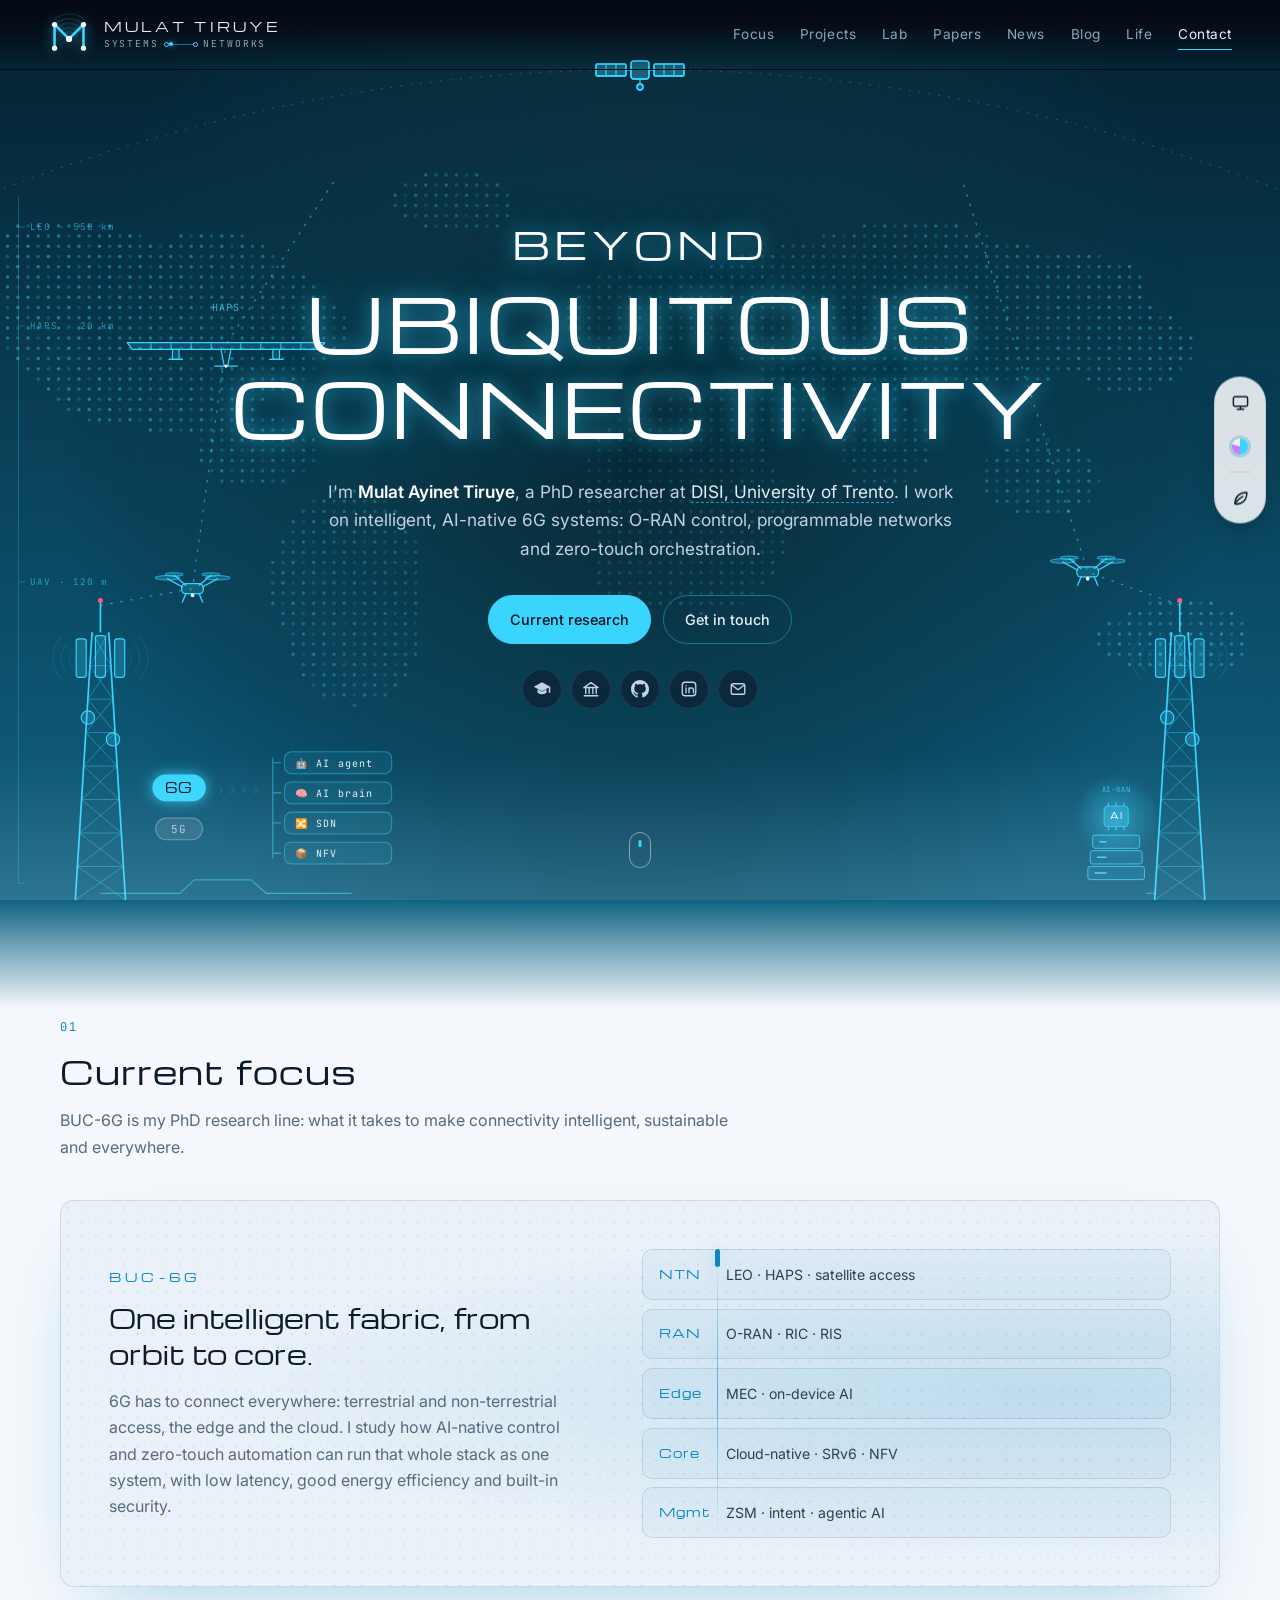
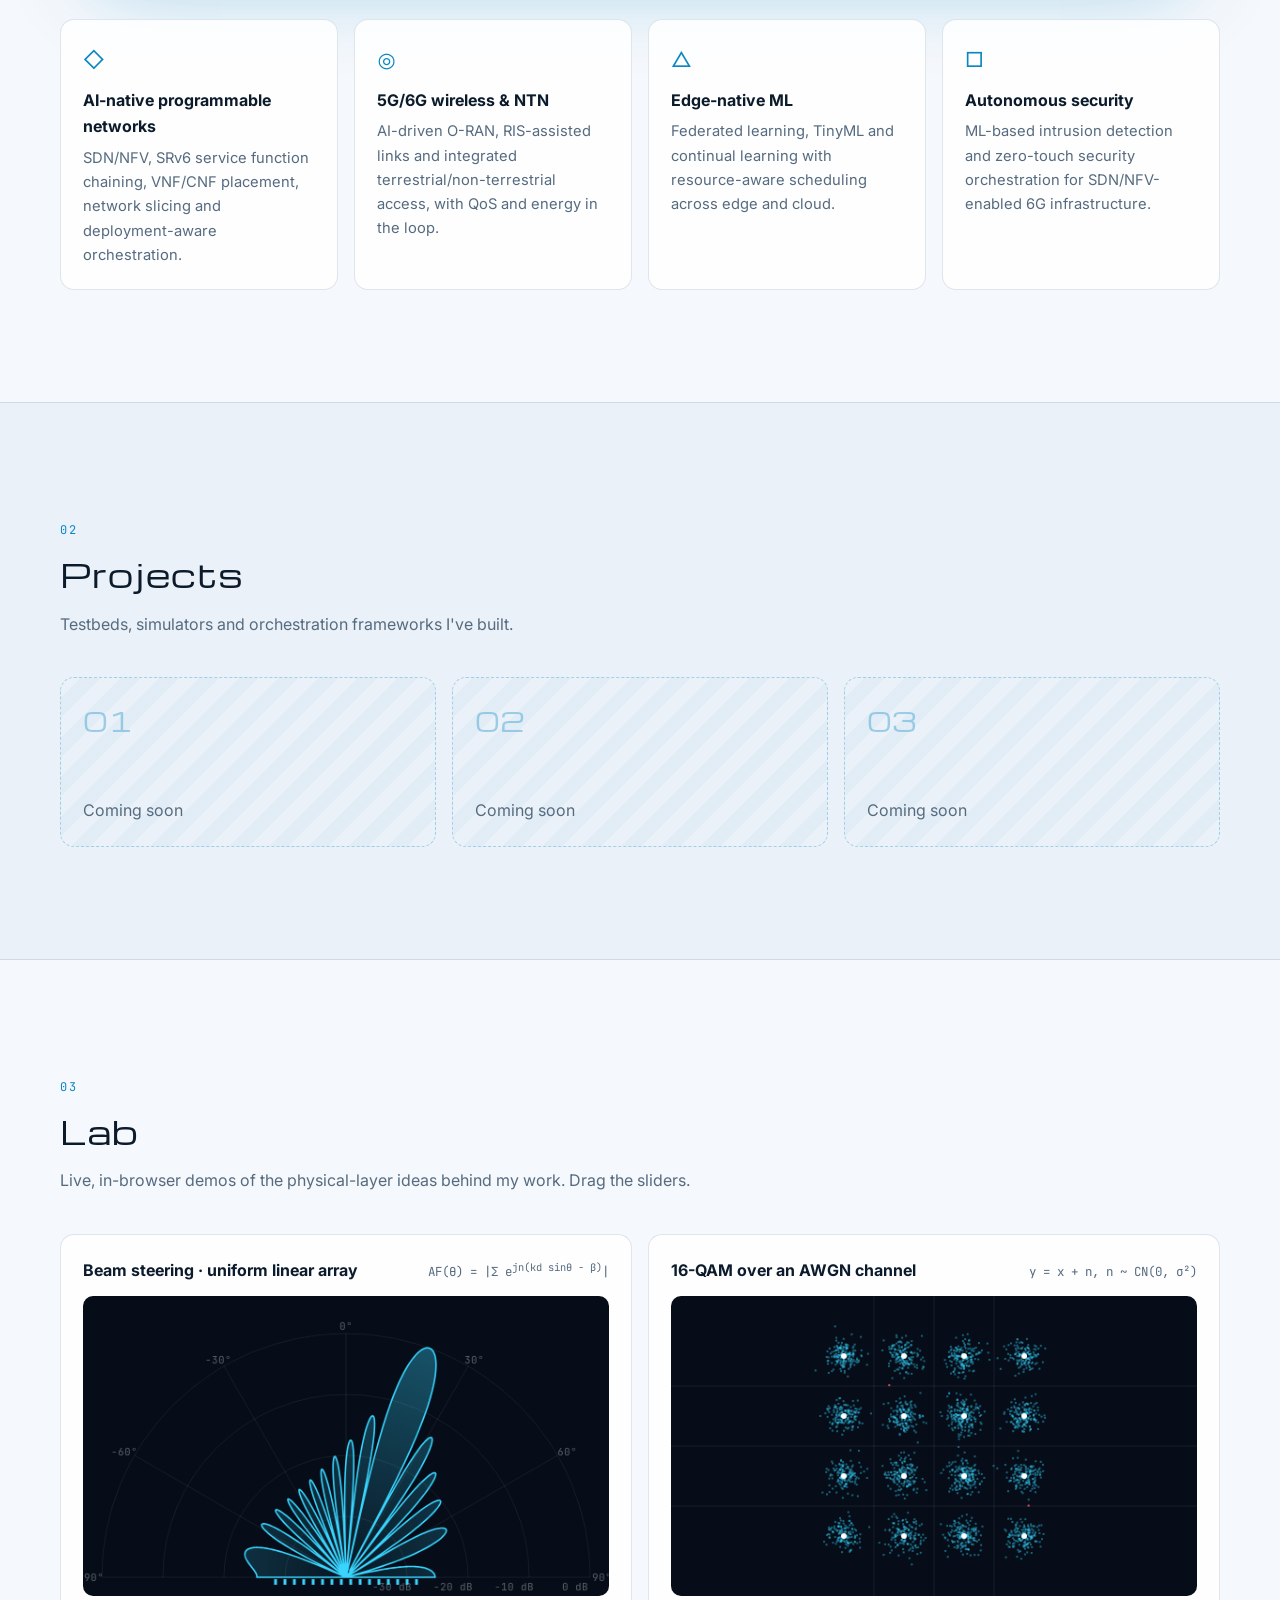
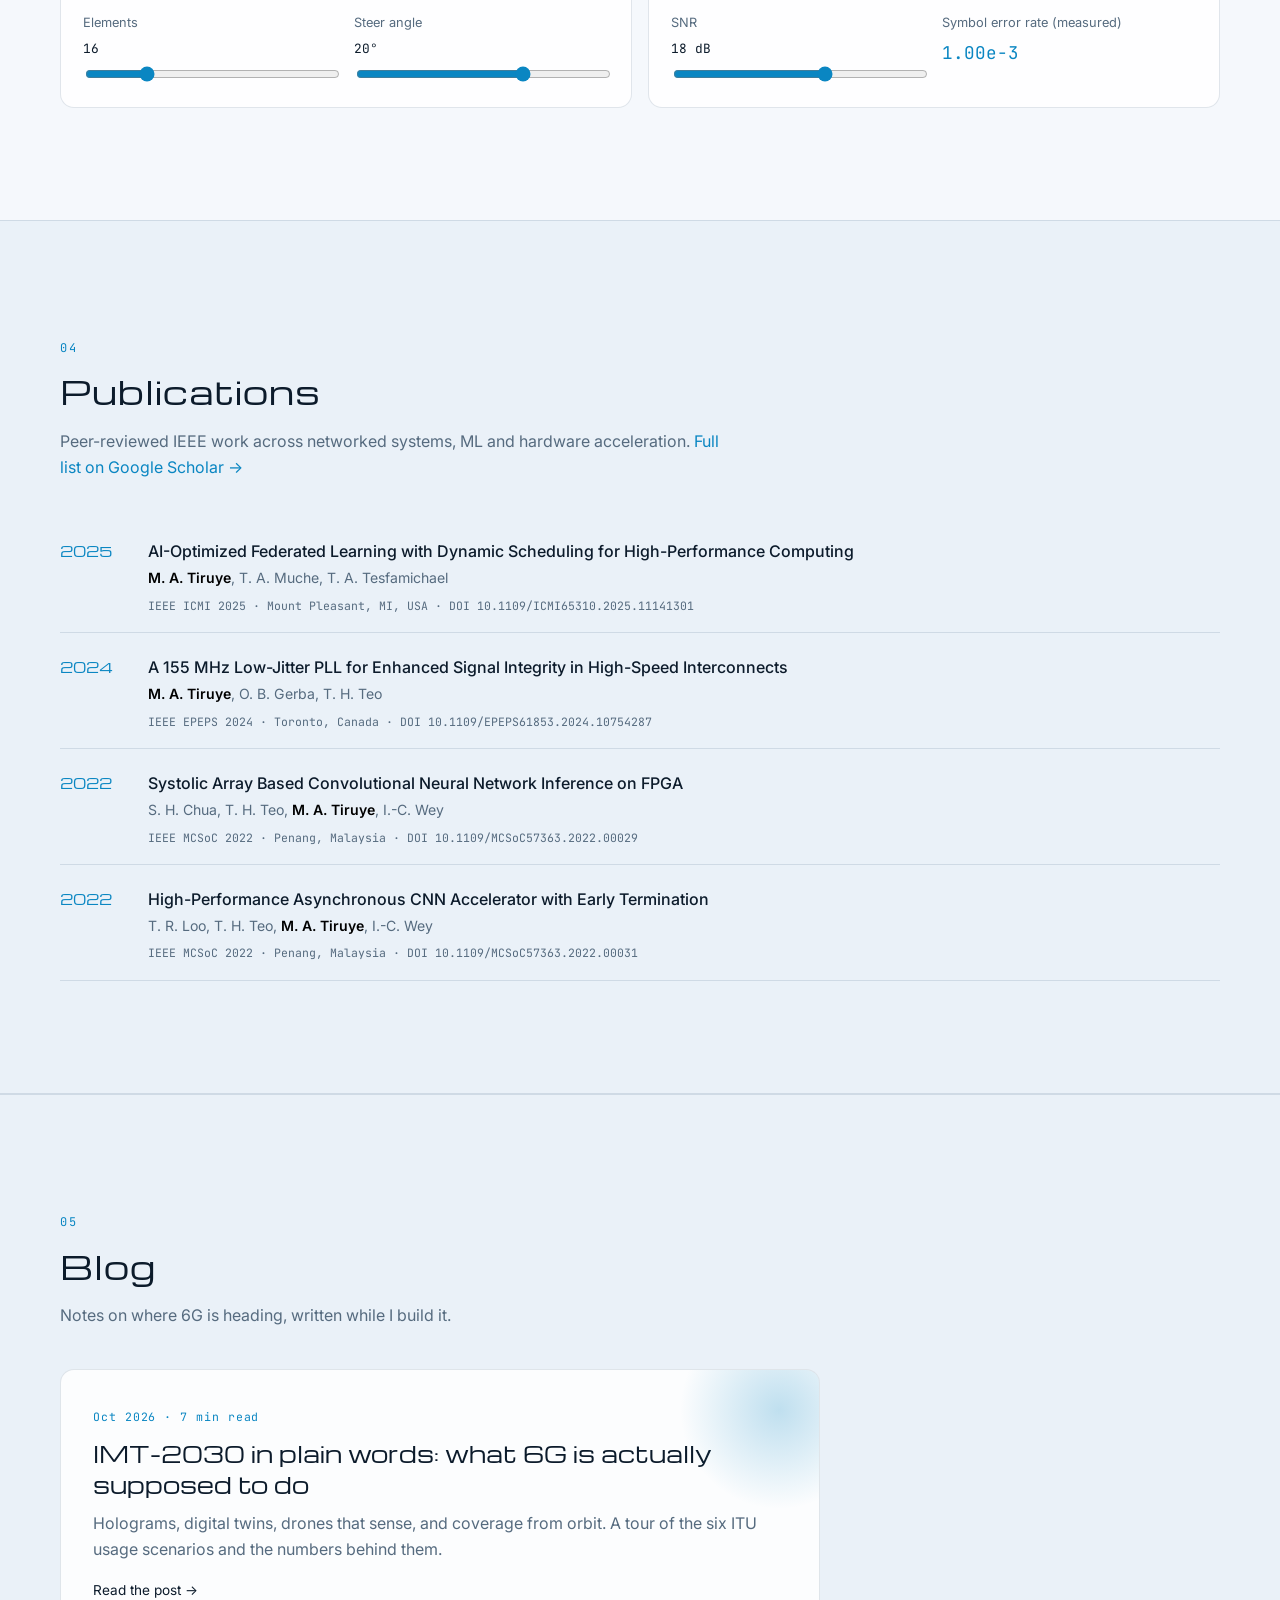
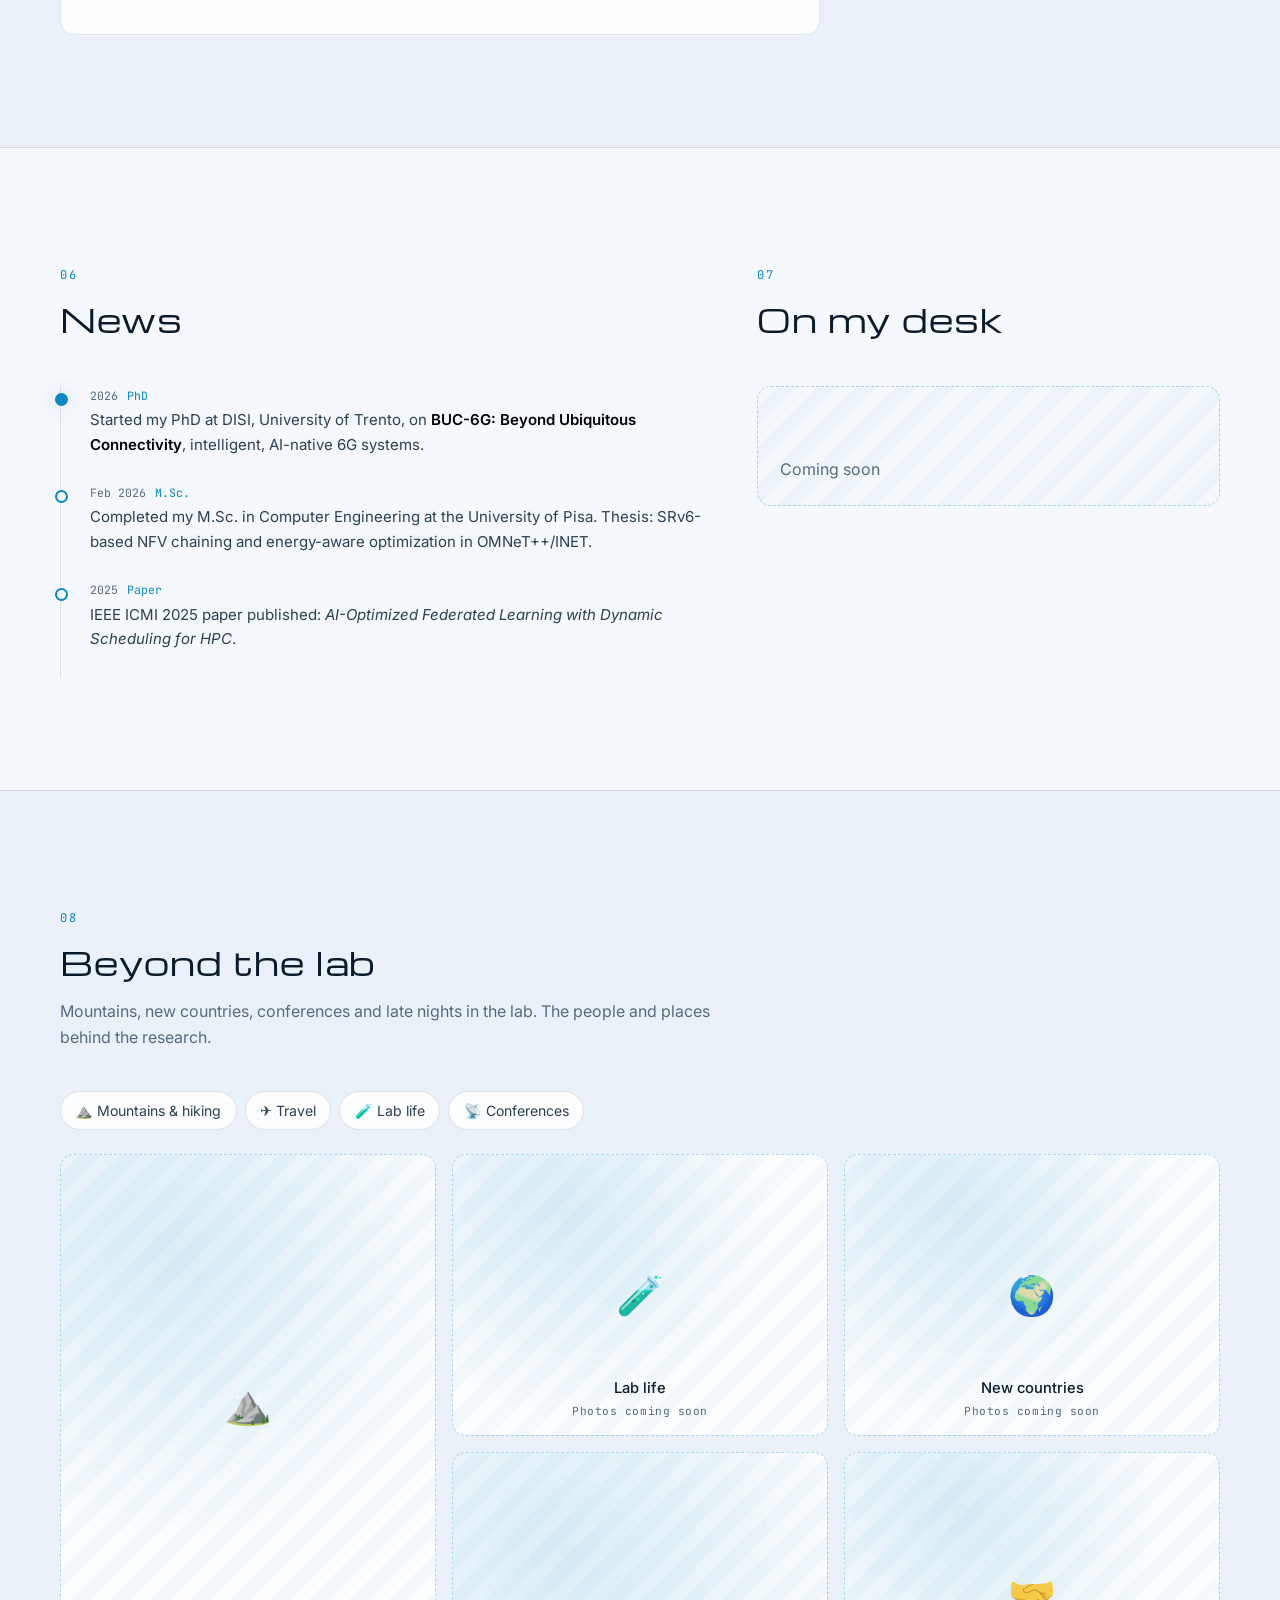
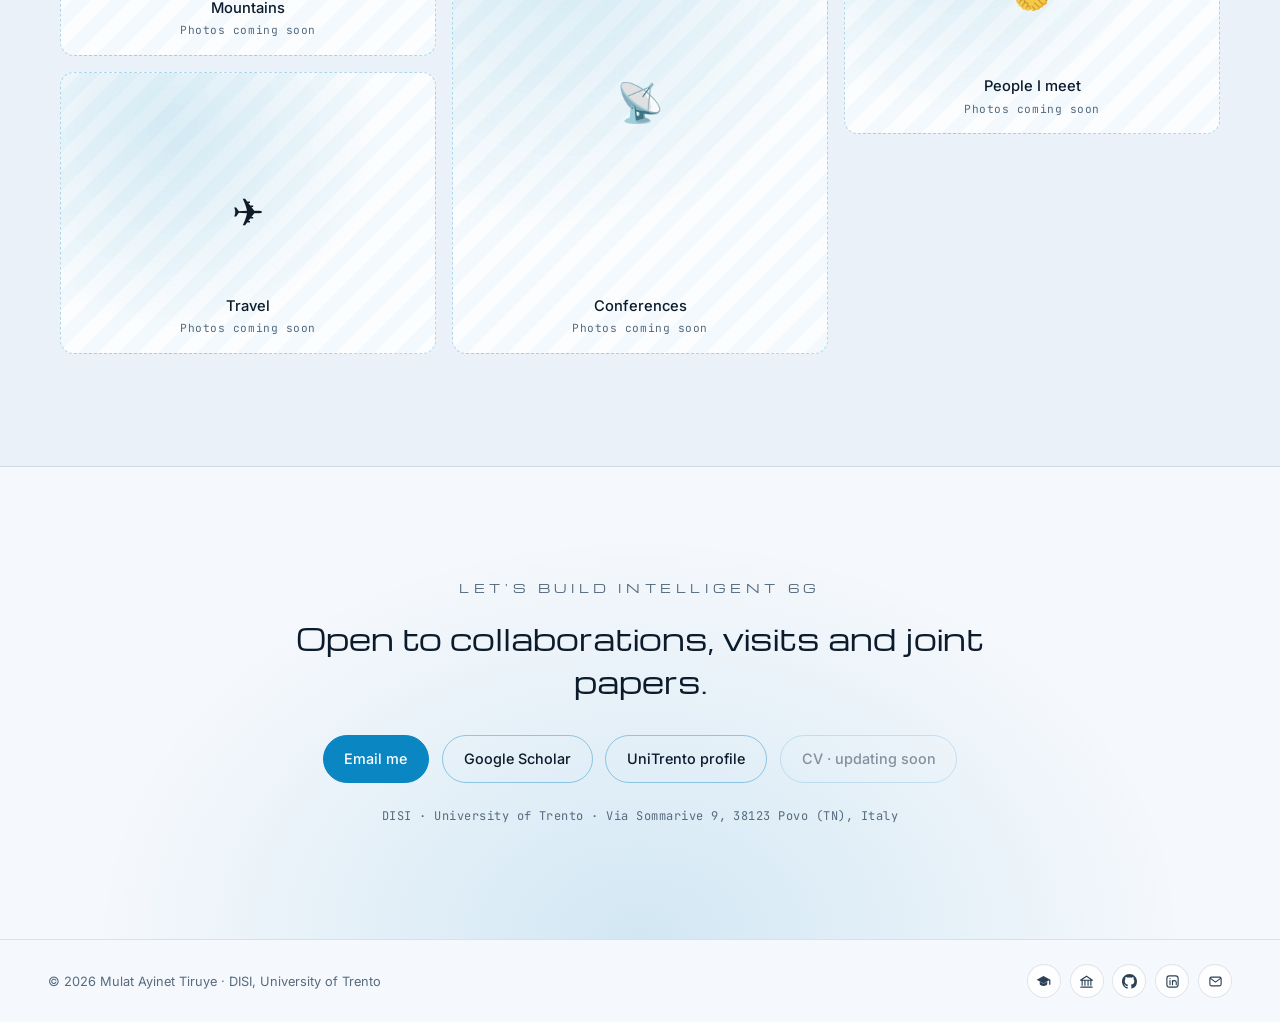
<file: index.html>
<!doctype html>
<html lang="en" data-accent="cyan">
<head>
  <meta charset="utf-8" />
  <meta name="viewport" content="width=device-width, initial-scale=1" />
  <title>Mulat Ayinet Tiruye · 6G Systems &amp; Networks | PhD, University of Trento</title>
  <meta name="description" content="Mulat Ayinet Tiruye (Mulat A. Tiruye), PhD researcher at DISI, University of Trento. AI-native 6G, O-RAN, programmable networks, zero-touch orchestration." />
  <meta name="google-site-verification" content="GVMOQ6J701_khd-GMXSquylnEwowq-lfG_y2ReAdHNA" />
  <meta name="theme-color" content="#050b16" />
  <meta property="og:title" content="Mulat Ayinet Tiruye · Beyond Ubiquitous Connectivity" />
  <meta property="og:site_name" content="Mulat Ayinet Tiruye" />
  <meta name="author" content="Mulat Ayinet Tiruye" />
  <meta property="og:description" content="PhD research on intelligent, AI-native 6G systems and networks." />
  <link rel="icon" type="image/svg+xml" href="assets/logo.svg" />
  <link rel="apple-touch-icon" href="assets/apple-touch-icon.png" />
  <link rel="canonical" href="https://www.mulattiruye.com/" />
  <meta property="og:type" content="website" />
  <meta property="og:url" content="https://www.mulattiruye.com/" />
  <meta property="og:image" content="https://www.mulattiruye.com/assets/og.png" />
  <meta name="twitter:card" content="summary_large_image" />
  <link rel="preconnect" href="https://fonts.googleapis.com" />
  <link rel="preconnect" href="https://fonts.gstatic.com" crossorigin />
  <link href="https://fonts.googleapis.com/css2?family=Michroma&family=Inter:wght@400;500;600&family=JetBrains+Mono:wght@400;500&display=swap" rel="stylesheet" />
  <link rel="stylesheet" href="styles.css" />
  <script>
    (function () {
      var d = document.documentElement, g = function (k) { try { return localStorage.getItem(k); } catch (e) { return null; } };
      var mode = g("mode") || "system", accent = g("accent") || "cyan";
      var eco = g("eco") || ((navigator.connection && navigator.connection.saveData) ? "on" : "off");
      d.dataset.mode = mode; d.dataset.accent = accent; d.dataset.eco = eco;
      d.dataset.theme = mode === "system" ? (matchMedia("(prefers-color-scheme: light)").matches ? "light" : "dark") : mode;
    })();
  </script>
  <script type="application/ld+json">
{
  "@context": "https://schema.org",
  "@type": "Person",
  "name": "Mulat Ayinet Tiruye",
  "alternateName": ["Mulat A. Tiruye", "Mulat Tiruye", "M. A. Tiruye"],
  "url": "https://www.mulattiruye.com/",
  "image": "https://www.mulattiruye.com/assets/og.png",
  "jobTitle": "PhD Researcher",
  "affiliation": {
    "@type": "CollegeOrUniversity",
    "name": "University of Trento",
    "department": {
      "@type": "Organization",
      "name": "Department of Information Engineering and Computer Science (DISI)"
    }
  },
  "alumniOf": [
    {
      "@type": "CollegeOrUniversity",
      "name": "University of Pisa"
    }
  ],
  "knowsAbout": [
    "6G",
    "AI-native networks",
    "O-RAN",
    "Non-terrestrial networks",
    "Zero-touch network management",
    "SRv6",
    "Network function virtualization"
  ],
  "sameAs": [
    "https://scholar.google.com/citations?user=xhxqo1QAAAAJ",
    "https://webapps.unitn.it/du/it/Persona/PER0316885",
    "https://github.com/matcompute",
    "https://www.linkedin.com/in/mulat1221"
  ]
}
  </script>
  <script type="application/ld+json">
{
  "@context": "https://schema.org",
  "@type": "WebSite",
  "name": "Mulat Ayinet Tiruye",
  "alternateName": [
    "Mulat A. Tiruye",
    "Mulat Tiruye"
  ],
  "url": "https://www.mulattiruye.com/"
}
  </script>
</head>
<body>
  <svg width="0" height="0" style="position:absolute" aria-hidden="true">
    <symbol id="i-scholar" viewBox="0 0 24 24"><path fill="currentColor" stroke="none" d="M12 3 1 9l11 6 9-4.9V17h2V9L12 3zm-6 9.2V16c0 1.7 2.7 3 6 3s6-1.3 6-3v-3.8l-6 3.3-6-3.3z"/></symbol>
    <symbol id="i-unitn" viewBox="0 0 24 24"><path d="M3 21h18M5 10v8M9.5 10v8M14.5 10v8M19 10v8M2.5 10h19L12 3.5z"/></symbol>
    <symbol id="i-github" viewBox="0 0 16 16"><path fill="currentColor" stroke="none" d="M8 0C3.58 0 0 3.58 0 8c0 3.54 2.29 6.53 5.47 7.59.4.07.55-.17.55-.38 0-.19-.01-.82-.01-1.49-2.01.37-2.53-.49-2.69-.94-.09-.23-.48-.94-.82-1.13-.28-.15-.68-.52-.01-.53.63-.01 1.08.58 1.23.82.72 1.21 1.87.87 2.33.66.07-.52.28-.87.51-1.07-1.78-.2-3.64-.89-3.64-3.95 0-.87.31-1.59.82-2.15-.08-.2-.36-1.02.08-2.12 0 0 .67-.21 2.2.82.64-.18 1.32-.27 2-.27.68 0 1.36.09 2 .27 1.53-1.04 2.2-.82 2.2-.82.44 1.1.16 1.92.08 2.12.51.56.82 1.27.82 2.15 0 3.07-1.87 3.75-3.65 3.95.29.25.54.73.54 1.48 0 1.07-.01 1.93-.01 2.2 0 .21.15.46.55.38A8.013 8.013 0 0016 8c0-4.42-3.58-8-8-8z"/></symbol>
    <symbol id="i-linkedin" viewBox="0 0 24 24"><rect x="3" y="3" width="18" height="18" rx="4"/><path d="M8 10.5V17M8 7.3v.2M12 17v-6.5M12 13.5a3 3 0 0 1 6 0V17"/></symbol>
    <symbol id="i-mail" viewBox="0 0 24 24"><rect x="3" y="5" width="18" height="14" rx="2.5"/><path d="m4 7 8 6 8-6"/></symbol>
  </svg>
  <header class="nav force-dark" id="nav">
    <a class="brand" href="#top" aria-label="Mulat Ayinet Tiruye, home">
      <svg class="logo" viewBox="0 0 32 32" aria-hidden="true">
        <g fill="none" stroke="currentColor" stroke-linecap="round" stroke-linejoin="round">
          <path class="logo-m" stroke-width="2" d="M5 26V8l11 11L27 8v18"/>
          <g class="logo-beam">
            <path stroke-width="1.9" d="M13.13 14.9A5 5 0 0 1 18.87 14.9"/>
            <path stroke-width="1.7" d="M11.12 12.04A8.5 8.5 0 0 1 20.88 12.04"/>
            <path stroke-width="1.5" d="M9.12 9.17A12 12 0 0 1 22.88 9.17"/>
            <path stroke-width="1.3" d="M7.11 6.3A15.5 15.5 0 0 1 24.89 6.3"/>
            <path stroke-width="1.1" d="M5.1 3.44A19 19 0 0 1 26.9 3.44"/>
          </g>
        </g>
        <g class="logo-nodes"><circle cx="5" cy="26" r="2"/><circle cx="5" cy="8" r="2"/><circle cx="16" cy="19" r="2.4"/><circle cx="27" cy="8" r="2"/><circle cx="27" cy="26" r="2"/></g>
      </svg>
      <span class="brand-text">MULAT TIRUYE<small class="brand-sub">Systems<i class="brand-link" aria-hidden="true"><span></span></i>Networks</small></span>
    </a>
    <nav id="navLinks">
      <a href="#focus">Focus</a>
      <a href="#projects">Projects</a>
      <a href="#lab">Lab</a>
      <a href="#publications">Papers</a>
      <a href="#news">News</a>
      <a href="blog/">Blog</a>
      <a href="#life">Life</a>
      <a href="#contact">Contact</a>
    </nav>
    <button class="menu-btn" id="menuBtn" aria-label="Open menu" aria-expanded="false" aria-controls="navLinks"><span></span><span></span><span></span></button>
  </header>

  <!-- HERO -->
  <section class="hero force-dark" id="top">
    <canvas id="heroCanvas" aria-hidden="true"></canvas>
    <svg id="sky" class="sky sky-full" viewBox="0 0 1600 900" preserveAspectRatio="xMidYMin slice" aria-hidden="true">
      <defs>
        <linearGradient id="horizon" x1="0" y1="0" x2="0" y2="1">
          <stop offset="0" stop-color="currentColor" stop-opacity="0"/>
          <stop offset="1" stop-color="currentColor" stop-opacity=".16"/>
        </linearGradient>
        <radialGradient id="halo"><stop offset="0" stop-color="currentColor" stop-opacity=".45"/><stop offset="1" stop-color="currentColor" stop-opacity="0"/></radialGradient>

        <!-- lattice tower with sector panels, 120 x 360, base at y=360 -->
        <symbol id="tower" viewBox="0 0 120 360" overflow="visible">
          <g class="tw-frame">
            <path d="M30 360 50 40M90 360 70 40M60 40V2"/>
            <path class="tw-brace" d="M30 360 87.5 320 35 280 82.5 240 40 200 77.5 160 45 120 72.5 80 50 40M90 360 32.5 320 85 280 37.5 240 80 200 42.5 160 75 120 47.5 80 70 40"/>
            <path class="tw-brace" d="M32.5 320h55M35 280h50M37.5 240h45M40 200h40M42.5 160h35M45 120h30M47.5 80h25"/>
          </g>
          <g class="tw-panel"><rect x="31" y="48" width="12" height="46" rx="3"/><rect x="54" y="44" width="12" height="50" rx="3"/><rect x="77" y="48" width="12" height="46" rx="3"/></g>
          <g class="tw-panel"><circle cx="45" cy="142" r="8"/><circle cx="75" cy="168" r="8"/></g>
          <g class="tw-wave">
            <path d="M27.1 61.1A14 14 0 0 0 27.1 80.9M92.9 61.1A14 14 0 0 1 92.9 80.9"/>
            <path d="M20 54A24 24 0 0 0 20 88M100 54A24 24 0 0 1 100 88"/>
            <path d="M13 47A34 34 0 0 0 13 95M107 47A34 34 0 0 1 107 95"/>
          </g>
          <circle class="tw-beacon" cx="60" cy="2" r="3"/>
        </symbol>

        <!-- quadcopter, centred on (0,0) -->
        <symbol id="drone" viewBox="-50 -30 100 60" overflow="visible">
          <g class="dr-frame">
            <path d="M-12 -2-30-12M12-2 30-12M-8-4-22-16M8-4 22-16M-8 6-12 16M8 6 12 16"/>
            <rect x="-13" y="-6" width="26" height="12" rx="5"/>
          </g>
          <g class="dr-rotor"><ellipse cx="-30" cy="-13" rx="15" ry="2.6"/><ellipse cx="30" cy="-13" rx="15" ry="2.6"/><ellipse cx="-22" cy="-17" rx="11" ry="2"/><ellipse cx="22" cy="-17" rx="11" ry="2"/></g>
          <circle class="dr-led" cx="0" cy="8" r="2.2"/>
        </symbol>

        <!-- solar HAPS, centred on (0,0) -->
        <symbol id="haps" viewBox="-130 -40 260 80" overflow="visible">
          <g class="hp-body">
            <path d="M-118 -2 118 -2 112 6-112 6Z"/>
            <path class="hp-cells" d="M-90-2-89 6M-66-2-65 6M-42-2-41 6M-18-2-17 6M18-2 17 6M42-2 41 6M66-2 65 6M90-2 89 6"/>
            <path d="M-6 6-2 26M6 6 2 26M-14 26h28"/>
            <rect x="-64" y="6" width="8" height="12" rx="2"/><rect x="56" y="6" width="8" height="12" rx="2"/>
          </g>
          <g class="hp-prop"><path d="M-68 18h16M52 18h16"/></g>
          <circle class="dr-led" cx="0" cy="26" r="2"/>
        </symbol>

        <!-- LEO satellite, centred on (0,0) -->
        <symbol id="sat" viewBox="-50 -20 100 40" overflow="visible">
          <g class="st-body">
            <rect x="-44" y="-6" width="30" height="12" rx="1.5"/><rect x="14" y="-6" width="30" height="12" rx="1.5"/>
            <path class="hp-cells" d="M-34-6v12M-24-6v12M24-6v12M34-6v12M-14 0h-0M-14 0H-9M14 0H9"/>
            <rect x="-9" y="-9" width="18" height="18" rx="3"/>
            <path d="M0 9v6"/><circle cx="0" cy="17" r="3"/>
          </g>
        </symbol>
      </defs>
      <!-- LEO orbit (top of the sky) + satellites -->
      <path class="orbit" d="M0 262A1760 1760 0 0 1 1600 262"/>
      <g class="orbiter">
        <use href="#sat" x="750" y="50" width="100" height="40"/>
      </g>
      <g class="orbiter late">
        <use href="#sat" x="750" y="50" width="100" height="40"/>
      </g>
    </svg>
    <!-- left edge: ruler, HAPS, UAV, tower (scales with height, pinned left) -->
    <svg class="sky sky-side left" viewBox="0 0 520 900" preserveAspectRatio="xMinYMax meet" aria-hidden="true">
      <g class="ruler">
        <path d="M22 60V880"/>
        <path d="M22 96h8M22 214h8M22 520h8M22 880h8"/>
        <text x="36" y="100">LEO · 550 km</text>
        <text x="36" y="218">HAPS · 20 km</text>
        <text x="36" y="524">UAV · 120 m</text>
      </g>
      <g class="links">
        <path d="M120 548 230 528 270 236 400 40"/>
      </g>
      <g class="float slow"><use href="#haps" x="140" y="196" width="260" height="80"/></g>
      <text class="tag" x="270" y="196">HAPS</text>
      <g class="float"><use href="#drone" x="180" y="498" width="100" height="60"/></g>
      <g class="traces"><path d="M120 892H215L232 876H300M300 876 318 892H420"/></g>
      <g class="tower"><use href="#tower" x="60" y="540" width="120" height="360"/></g>

      <!-- 6G delivers: tower → 6G ››› → [AI agent, AI brain, SDN, NFV]; 5G gets politely retired -->
      <g class="g6stack" transform="translate(0 150)">
        <g class="kick5g">
          <g class="spin5g">
            <rect class="b5g" x="186" y="652" width="56" height="26" rx="13"/>
            <text class="b5g-t" x="214" y="670">5G</text>
          </g>
          <text class="bye5g" x="250" y="660">see you soon! ✌️</text>
        </g>
        <g class="g6" role="button" aria-label="6G">
          <rect class="b6g" x="182" y="600" width="64" height="32" rx="16"/>
          <text class="b6g-t" x="214" y="622">6G</text>
        </g>
        <text class="thanks5g" x="214" y="590">Thanks 5G! 👋</text>
        <g class="chev"><text x="258" y="623">›</text><text x="272" y="623">›</text><text x="286" y="623">›</text><text x="300" y="623">›</text></g>
        <path class="bracket" d="M326 580V700M326 586h10M326 622h10M326 658h10M326 694h10"/>
        <g class="chips">
          <g><rect x="340" y="573" width="128" height="26" rx="8"/><text x="352" y="591">🤖 AI agent</text></g>
          <g><rect x="340" y="609" width="128" height="26" rx="8"/><text x="352" y="627">🧠 AI brain</text></g>
          <g><rect x="340" y="645" width="128" height="26" rx="8"/><text x="352" y="663">🔀 SDN</text></g>
          <g><rect x="340" y="681" width="128" height="26" rx="8"/><text x="352" y="699">📦 NFV</text></g>
        </g>
      </g>
    </svg>
    <!-- right edge: UAV, tower, AI-RAN edge (scales with height, pinned right) -->
    <svg class="sky sky-side right" viewBox="1080 0 520 900" preserveAspectRatio="xMaxYMax meet" aria-hidden="true">
      <g class="links">
        <path d="M1480 548 1370 508 1220 40"/>
      </g>
      <g class="float late"><use href="#drone" x="1320" y="478" width="100" height="60"/></g>
      <g class="traces"><path d="M1452 892H1440"/></g>
      <g class="tower"><use href="#tower" x="1420" y="540" width="120" height="360"/></g>
      <g transform="translate(1404 880) scale(.72) translate(-1325 -880)">
      <g class="edge">
        <circle cx="1325" cy="770" r="70" fill="url(#halo)"/>
        <rect x="1278" y="852" width="94" height="22" rx="4"/>
        <rect x="1282" y="826" width="86" height="22" rx="4"/>
        <rect x="1286" y="800" width="78" height="22" rx="4"/>
        <path class="leds" d="M1290 863h18M1294 837h14M1298 811h10"/>
        <g class="chip">
          <rect x="1305" y="752" width="40" height="34" rx="6"/>
          <path d="M1312 752v-6M1325 752v-6M1338 752v-6M1312 786v6M1325 786v6M1338 786v6"/>
          <text x="1325" y="774">AI</text>
        </g>
      </g>
      <text class="tag" x="1325" y="728">AI-RAN</text>
      </g>
    </svg>
    <div class="hero-inner">
      <h1>
        <span class="small">Beyond</span>
        Ubiquitous Connectivity
      </h1>
      <p class="lede">I'm <b>Mulat Ayinet Tiruye</b>, a PhD researcher at <a class="aff" href="https://webapps.unitn.it/du/it/Persona/PER0316885" target="_blank" rel="noopener">DISI, University of Trento</a>.
        I work on intelligent, AI-native 6G systems: O-RAN control, programmable networks and zero-touch orchestration.</p>
      <div class="cta">
        <a class="btn primary" href="#focus">Current research</a>
        <a class="btn" href="#contact">Get in touch</a>
      </div>
      <ul class="social hero-social" aria-label="Profiles">
        <li><a href="https://scholar.google.com/citations?user=xhxqo1QAAAAJ&amp;hl=en" target="_blank" rel="noopener" aria-label="Google Scholar" data-tip="Google Scholar"><svg><use href="#i-scholar"/></svg></a></li>
        <li><a href="https://webapps.unitn.it/du/it/Persona/PER0316885" target="_blank" rel="noopener" aria-label="University of Trento profile" data-tip="UniTrento"><svg><use href="#i-unitn"/></svg></a></li>
        <li><a href="https://github.com/matcompute" target="_blank" rel="noopener" aria-label="GitHub" data-tip="GitHub"><svg><use href="#i-github"/></svg></a></li>
        <li><a href="https://www.linkedin.com/in/mulat1221" target="_blank" rel="noopener" aria-label="LinkedIn" data-tip="LinkedIn"><svg><use href="#i-linkedin"/></svg></a></li>
        <li><a href="mailto:mulatayinet.tiruye@unitn.it" aria-label="Email" data-tip="Email"><svg><use href="#i-mail"/></svg></a></li>
      </ul>
    </div>
    <a class="scroll-cue" href="#focus" aria-label="Scroll down"></a>
  </section>

  <div class="hero-fade" aria-hidden="true"></div>

  <!-- CURRENT FOCUS -->
  <section class="section" id="focus">
    <div class="wrap">
      <header class="sec-head">
        <span class="sec-num">01</span>
        <h2>Current focus</h2>
        <p>BUC-6G is my PhD research line: what it takes to make connectivity intelligent, sustainable and everywhere.</p>
      </header>

      <div class="stack-panel">
        <div class="stack-copy">
          <p class="stack-tag">BUC-6G</p>
          <h3>One intelligent fabric, from orbit to core.</h3>
          <p>6G has to connect everywhere: terrestrial and non-terrestrial access, the edge and the cloud. I study how AI-native control and zero-touch automation can run that whole stack as one system, with low latency, good energy efficiency and built-in security.</p>
        </div>
        <ol class="stack" aria-label="Network layers studied in BUC-6G">
          <li><span>NTN</span><em>LEO · HAPS · satellite access</em></li>
          <li><span>RAN</span><em>O-RAN · RIC · RIS</em></li>
          <li><span>Edge</span><em>MEC · on-device AI</em></li>
          <li><span>Core</span><em>Cloud-native · SRv6 · NFV</em></li>
          <li><span>Mgmt</span><em>ZSM · intent · agentic AI</em></li>
        </ol>
      </div>

      <div class="grid-4">
        <article class="theme">
          <span class="theme-ico">◇</span>
          <h3>AI-native programmable networks</h3>
          <p>SDN/NFV, SRv6 service function chaining, VNF/CNF placement, network slicing and deployment-aware orchestration.</p>
        </article>
        <article class="theme">
          <span class="theme-ico">◎</span>
          <h3>5G/6G wireless &amp; NTN</h3>
          <p>AI-driven O-RAN, RIS-assisted links and integrated terrestrial/non-terrestrial access, with QoS and energy in the loop.</p>
        </article>
        <article class="theme">
          <span class="theme-ico">△</span>
          <h3>Edge-native ML</h3>
          <p>Federated learning, TinyML and continual learning with resource-aware scheduling across edge and cloud.</p>
        </article>
        <article class="theme">
          <span class="theme-ico">□</span>
          <h3>Autonomous security</h3>
          <p>ML-based intrusion detection and zero-touch security orchestration for SDN/NFV-enabled 6G infrastructure.</p>
        </article>
      </div>
    </div>
  </section>

  <!-- PROJECTS -->
  <section class="section alt" id="projects">
    <div class="wrap">
      <header class="sec-head">
        <span class="sec-num">02</span>
        <h2>Projects</h2>
        <p>Testbeds, simulators and orchestration frameworks I've built.</p>
      </header>
      <div class="projects" id="projectList"></div>
    </div>
  </section>

  <!-- LAB -->
  <section class="section" id="lab">
    <div class="wrap">
      <header class="sec-head">
        <span class="sec-num">03</span>
        <h2>Lab</h2>
        <p>Live, in-browser demos of the physical-layer ideas behind my work. Drag the sliders.</p>
      </header>

      <div class="lab-grid">
        <article class="lab-card">
          <div class="lab-top">
            <h3>Beam steering · uniform linear array</h3>
            <span class="mono">AF(θ) = |Σ e<sup>jn(kd sinθ − β)</sup>|</span>
          </div>
          <canvas class="force-dark" id="beamCanvas" width="560" height="320"></canvas>
          <div class="controls">
            <label>Elements <output id="nOut">16</output><input id="nIn" type="range" min="2" max="64" value="16" /></label>
            <label>Steer angle <output id="aOut">20°</output><input id="aIn" type="range" min="-60" max="60" value="20" /></label>
          </div>
        </article>

        <article class="lab-card">
          <div class="lab-top">
            <h3>16-QAM over an AWGN channel</h3>
            <span class="mono">y = x + n,  n ~ CN(0, σ²)</span>
          </div>
          <canvas class="force-dark" id="qamCanvas" width="560" height="320"></canvas>
          <div class="controls">
            <label>SNR <output id="sOut">18 dB</output><input id="sIn" type="range" min="0" max="30" value="18" /></label>
            <label class="readout">Symbol error rate (measured) <output id="serOut">–</output></label>
          </div>
        </article>
      </div>
    </div>
  </section>

  <!-- PUBLICATIONS -->
  <section class="section alt" id="publications">
    <div class="wrap">
      <header class="sec-head">
        <span class="sec-num">04</span>
        <h2>Publications</h2>
        <p>Peer-reviewed IEEE work across networked systems, ML and hardware acceleration. <a href="https://scholar.google.com/citations?user=xhxqo1QAAAAJ&amp;hl=en" target="_blank" rel="noopener">Full list on Google Scholar →</a></p>
      </header>
      <ol class="pubs" id="pubList"></ol>
    </div>
  </section>

  <!-- BLOG TEASER -->
  <section class="section alt" id="blog">
    <div class="wrap">
      <header class="sec-head">
        <span class="sec-num">05</span>
        <h2>Blog</h2>
        <p>Notes on where 6G is heading, written while I build it.</p>
      </header>
      <a class="blog-card" href="blog/imt-2030.html">
        <span class="blog-meta">Oct 2026 · 7 min read</span>
        <h3>IMT-2030 in plain words: what 6G is actually supposed to do</h3>
        <p>Holograms, digital twins, drones that sense, and coverage from orbit. A tour of the six ITU usage scenarios and the numbers behind them.</p>
        <span class="more">Read the post →</span>
      </a>
    </div>
  </section>

  <!-- NEWS + READING -->
  <section class="section" id="news">
    <div class="wrap two-col">
      <div>
        <header class="sec-head">
          <span class="sec-num">06</span>
          <h2>News</h2>
        </header>
        <ol class="timeline" id="newsList"></ol>
      </div>
      <aside>
        <header class="sec-head">
          <span class="sec-num">07</span>
          <h2>On my desk</h2>
        </header>
        <ul class="reading" id="readingList"></ul>
      </aside>
    </div>
  </section>

  <!-- LIFE / GALLERY -->
  <section class="section alt" id="life">
    <div class="wrap">
      <header class="sec-head">
        <span class="sec-num">08</span>
        <h2>Beyond the lab</h2>
        <p>Mountains, new countries, conferences and late nights in the lab. The people and places behind the research.</p>
      </header>
      <ul class="hobbies" id="hobbyList"></ul>
      <div class="filters" id="galleryFilters" role="tablist" aria-label="Filter photos"></div>
      <div class="gallery" id="gallery"></div>
    </div>
  </section>

  <dialog class="lightbox" id="lightbox" aria-label="Photo viewer">
    <button class="lb-close" data-lb="close" aria-label="Close">✕</button>
    <button class="lb-nav prev" data-lb="prev" aria-label="Previous photo">‹</button>
    <figure>
      <img id="lbImg" alt="" />
      <figcaption id="lbCap"></figcaption>
    </figure>
    <button class="lb-nav next" data-lb="next" aria-label="Next photo">›</button>
  </dialog>

  <!-- CONTACT -->
  <section class="section contact" id="contact">
    <div class="wrap">
      <p class="kicker">Let's build intelligent 6G</p>
      <h2>Open to collaborations, visits and joint papers.</h2>
      <div class="cta">
        <a class="btn primary" href="mailto:mulatayinet.tiruye@unitn.it">Email me</a>
        <a class="btn" href="https://scholar.google.com/citations?user=xhxqo1QAAAAJ&amp;hl=en" target="_blank" rel="noopener">Google Scholar</a>
        <a class="btn" href="https://webapps.unitn.it/du/it/Persona/PER0316885" target="_blank" rel="noopener">UniTrento profile</a>
        <a class="btn" id="cvBtn" aria-disabled="true">CV · updating soon</a>
      </div>
      <p class="address">DISI · University of Trento · Via Sommarive 9, 38123 Povo (TN), Italy</p>
    </div>
  </section>

  <footer class="foot">
    <span>© <span id="year"></span> Mulat Ayinet Tiruye · DISI, University of Trento</span>
    <span class="eco-badge">🌱 Eco mode: fewer pixels, less power</span>
    <ul class="social foot-social" aria-label="Profiles">
        <li><a href="https://scholar.google.com/citations?user=xhxqo1QAAAAJ&amp;hl=en" target="_blank" rel="noopener" aria-label="Google Scholar" data-tip="Google Scholar"><svg><use href="#i-scholar"/></svg></a></li>
        <li><a href="https://webapps.unitn.it/du/it/Persona/PER0316885" target="_blank" rel="noopener" aria-label="University of Trento profile" data-tip="UniTrento"><svg><use href="#i-unitn"/></svg></a></li>
        <li><a href="https://github.com/matcompute" target="_blank" rel="noopener" aria-label="GitHub" data-tip="GitHub"><svg><use href="#i-github"/></svg></a></li>
        <li><a href="https://www.linkedin.com/in/mulat1221" target="_blank" rel="noopener" aria-label="LinkedIn" data-tip="LinkedIn"><svg><use href="#i-linkedin"/></svg></a></li>
        <li><a href="mailto:mulatayinet.tiruye@unitn.it" aria-label="Email" data-tip="Email"><svg><use href="#i-mail"/></svg></a></li>
      </ul>
  </footer>


  <aside class="dock" aria-label="Display options">
    <button id="modeBtn" data-tip="Theme: system" aria-label="Change colour theme">
      <svg class="mode-ico system" viewBox="0 0 24 24"><rect x="3" y="4" width="18" height="12" rx="2"/><path d="M8 20h8M12 16v4"/></svg>
      <svg class="mode-ico light" viewBox="0 0 24 24"><circle cx="12" cy="12" r="4"/><path d="M12 2v2M12 20v2M4.9 4.9l1.4 1.4M17.7 17.7l1.4 1.4M2 12h2M20 12h2M4.9 19.1l1.4-1.4M17.7 6.3l1.4-1.4"/></svg>
      <svg class="mode-ico dark" viewBox="0 0 24 24"><path d="M20 14.5A8 8 0 1 1 9.5 4a6.5 6.5 0 0 0 10.5 10.5z"/></svg>
    </button>
    <button id="accentBtn" data-tip="Colour: Cyan Nova" aria-label="Change accent colour"><span class="accent-dot"></span></button>
    <div class="dock-sep"></div>
    <button id="ecoBtn" data-tip="Eco mode: off" aria-label="Toggle eco power-saving mode" aria-pressed="false">
      <svg class="leaf" viewBox="0 0 24 24"><path d="M5 19c0-8 5-14 15-14 0 10-6 15-14 15"/><path d="M5 19c3-4 6-7 10-9"/></svg>
    </button>
  </aside>
  <div class="toast" id="toast" role="status" aria-live="polite"></div>

  <script src="ui.js" defer></script>
  <script src="content.js" defer></script>
  <script src="assets/gallery/gallery.js" defer></script>
  <script src="main.js" defer></script>
</body>
</html>
</file>
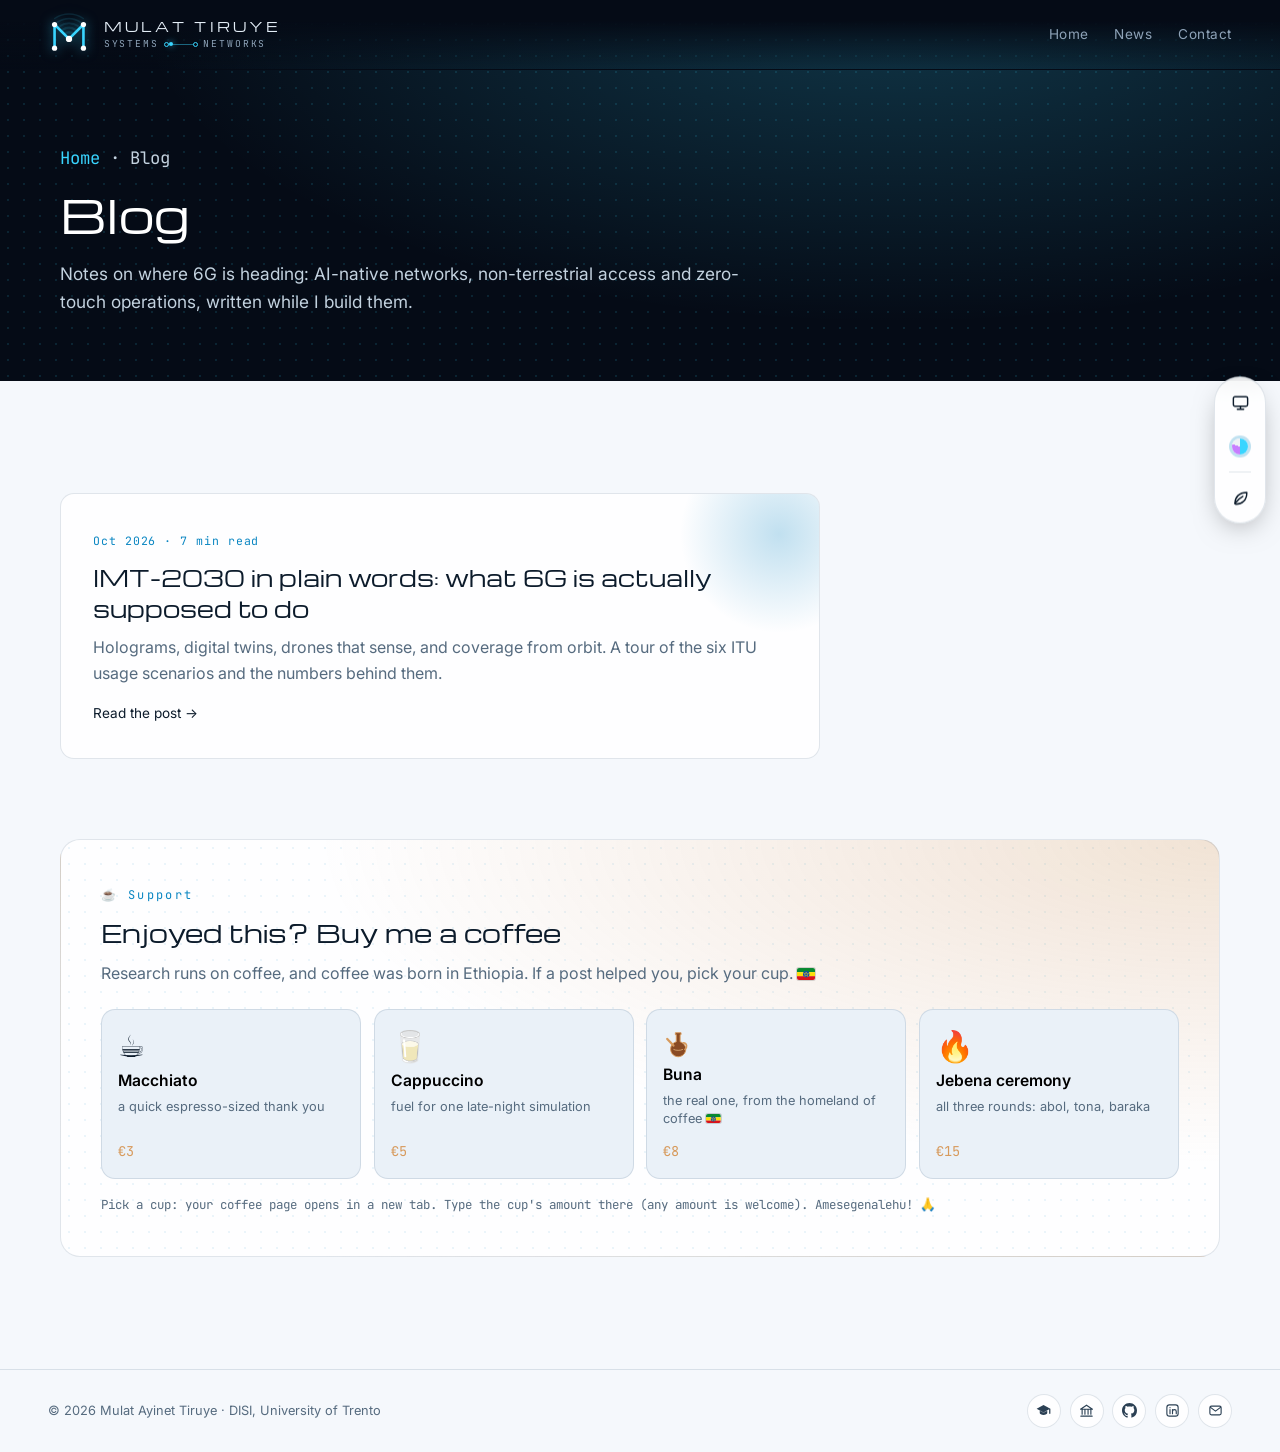
<file: blog/index.html>
<!doctype html>
<html lang="en" data-accent="cyan">
<head>
  <meta charset="utf-8" />
  <meta name="viewport" content="width=device-width, initial-scale=1" />
  <title>Blog · Mulat Ayinet Tiruye</title>
  <meta name="description" content="Notes on 6G, AI-native networks and zero-touch orchestration by Mulat Ayinet Tiruye." />
  <meta name="author" content="Mulat Ayinet Tiruye" />
  <link rel="canonical" href="https://www.mulattiruye.com/blog/" />
  <meta property="og:url" content="https://www.mulattiruye.com/blog/" />
  <meta property="og:title" content="Blog · Mulat Ayinet Tiruye" />
  <meta property="og:site_name" content="Mulat Ayinet Tiruye" />
  <meta name="theme-color" content="#050b16" />
  <link rel="icon" type="image/svg+xml" href="/assets/logo.svg" />
  <link rel="apple-touch-icon" href="/assets/apple-touch-icon.png" />
  <meta property="og:image" content="https://www.mulattiruye.com/assets/og.png" />
  <meta name="twitter:card" content="summary_large_image" />
  <link rel="preconnect" href="https://fonts.googleapis.com" />
  <link rel="preconnect" href="https://fonts.gstatic.com" crossorigin />
  <link href="https://fonts.googleapis.com/css2?family=Michroma&family=Inter:wght@400;500;600&family=JetBrains+Mono:wght@400;500&display=swap" rel="stylesheet" />
  <link rel="stylesheet" href="/styles.css" />
  <script>
    (function () {
      var d = document.documentElement, g = function (k) { try { return localStorage.getItem(k); } catch (e) { return null; } };
      var mode = g("mode") || "system", accent = g("accent") || "cyan";
      var eco = g("eco") || ((navigator.connection && navigator.connection.saveData) ? "on" : "off");
      d.dataset.mode = mode; d.dataset.accent = accent; d.dataset.eco = eco;
      d.dataset.theme = mode === "system" ? (matchMedia("(prefers-color-scheme: light)").matches ? "light" : "dark") : mode;
    })();
  </script>
</head>
<body>
  <svg width="0" height="0" style="position:absolute" aria-hidden="true">
    <symbol id="i-scholar" viewBox="0 0 24 24"><path fill="currentColor" stroke="none" d="M12 3 1 9l11 6 9-4.9V17h2V9L12 3zm-6 9.2V16c0 1.7 2.7 3 6 3s6-1.3 6-3v-3.8l-6 3.3-6-3.3z"/></symbol>
    <symbol id="i-unitn" viewBox="0 0 24 24"><path d="M3 21h18M5 10v8M9.5 10v8M14.5 10v8M19 10v8M2.5 10h19L12 3.5z"/></symbol>
    <symbol id="i-github" viewBox="0 0 16 16"><path fill="currentColor" stroke="none" d="M8 0C3.58 0 0 3.58 0 8c0 3.54 2.29 6.53 5.47 7.59.4.07.55-.17.55-.38 0-.19-.01-.82-.01-1.49-2.01.37-2.53-.49-2.69-.94-.09-.23-.48-.94-.82-1.13-.28-.15-.68-.52-.01-.53.63-.01 1.08.58 1.23.82.72 1.21 1.87.87 2.33.66.07-.52.28-.87.51-1.07-1.78-.2-3.64-.89-3.64-3.95 0-.87.31-1.59.82-2.15-.08-.2-.36-1.02.08-2.12 0 0 .67-.21 2.2.82.64-.18 1.32-.27 2-.27.68 0 1.36.09 2 .27 1.53-1.04 2.2-.82 2.2-.82.44 1.1.16 1.92.08 2.12.51.56.82 1.27.82 2.15 0 3.07-1.87 3.75-3.65 3.95.29.25.54.73.54 1.48 0 1.07-.01 1.93-.01 2.2 0 .21.15.46.55.38A8.013 8.013 0 0016 8c0-4.42-3.58-8-8-8z"/></symbol>
    <symbol id="i-linkedin" viewBox="0 0 24 24"><rect x="3" y="3" width="18" height="18" rx="4"/><path d="M8 10.5V17M8 7.3v.2M12 17v-6.5M12 13.5a3 3 0 0 1 6 0V17"/></symbol>
    <symbol id="i-mail" viewBox="0 0 24 24"><rect x="3" y="5" width="18" height="14" rx="2.5"/><path d="m4 7 8 6 8-6"/></symbol>
  </svg>
  <header class="nav force-dark" id="nav">
    <a class="brand" href="/" aria-label="Mulat Ayinet Tiruye, home">
      <svg class="logo" viewBox="0 0 32 32" aria-hidden="true">
        <g fill="none" stroke="currentColor" stroke-linecap="round" stroke-linejoin="round">
          <path class="logo-m" stroke-width="2" d="M5 26V8l11 11L27 8v18"/>
          <g class="logo-beam">
            <path stroke-width="1.9" d="M13.13 14.9A5 5 0 0 1 18.87 14.9"/>
            <path stroke-width="1.7" d="M11.12 12.04A8.5 8.5 0 0 1 20.88 12.04"/>
            <path stroke-width="1.5" d="M9.12 9.17A12 12 0 0 1 22.88 9.17"/>
            <path stroke-width="1.3" d="M7.11 6.3A15.5 15.5 0 0 1 24.89 6.3"/>
            <path stroke-width="1.1" d="M5.1 3.44A19 19 0 0 1 26.9 3.44"/>
          </g>
        </g>
        <g class="logo-nodes"><circle cx="5" cy="26" r="2"/><circle cx="5" cy="8" r="2"/><circle cx="16" cy="19" r="2.4"/><circle cx="27" cy="8" r="2"/><circle cx="27" cy="26" r="2"/></g>
      </svg>
      <span class="brand-text">MULAT TIRUYE<small class="brand-sub">Systems<i class="brand-link" aria-hidden="true"><span></span></i>Networks</small></span>
    </a>
    <nav id="navLinks">
      <a href="/">Home</a>
      <a href="/#news">News</a>
      <a href="/#contact">Contact</a>
    </nav>
    <button class="menu-btn" id="menuBtn" aria-label="Open menu" aria-expanded="false" aria-controls="navLinks"><span></span><span></span><span></span></button>
  </header>

  <section class="post-hero force-dark">
    <div class="wrap">
      <p class="crumbs"><a href="/">Home</a> · Blog</p>
      <h1>Blog</h1>
      <p>Notes on where 6G is heading: AI-native networks, non-terrestrial access and zero-touch operations, written while I build them.</p>
    </div>
  </section>

  <main class="section">
    <div class="wrap">
      <ul class="posts">
        <li>
          <a class="blog-card" href="/blog/imt-2030.html">
            <span class="blog-meta">Oct 2026 · 7 min read</span>
            <h3>IMT-2030 in plain words: what 6G is actually supposed to do</h3>
            <p>Holograms, digital twins, drones that sense, and coverage from orbit. A tour of the six ITU usage scenarios and the numbers behind them.</p>
            <span class="more">Read the post →</span>
          </a>
        </li>
      </ul>
    </div>

  <section class="support wrap" id="support" aria-labelledby="supportTitle">
    <div class="support-head">
      <span class="sec-num">☕ Support</span>
      <h2 id="supportTitle">Enjoyed this? Buy me a coffee</h2>
      <p>Research runs on coffee, and coffee was born in Ethiopia. If a post helped you, pick your cup. <svg class="flag-et" viewBox="0 0 18 12" role="img" aria-label="Ethiopia"><rect width="18" height="4" fill="#078930"/><rect y="4" width="18" height="4" fill="#FCDD09"/><rect y="8" width="18" height="4" fill="#DA121A"/><circle cx="9" cy="6" r="3.1" fill="#0F47AF"/><path d="M9 3.9l.6 1.6h1.7l-1.4 1 .5 1.7L9 7.2 7.6 8.2l.5-1.7-1.4-1h1.7z" fill="none" stroke="#FCDD09" stroke-width=".5"/></svg></p>
    </div>
    <div class="coffee-menu"></div>
    <p class="coffee-status mono"></p>
  </section>
  </main>

  <footer class="foot">
    <span>© <span id="year"></span> Mulat Ayinet Tiruye · DISI, University of Trento</span>
    <span class="eco-badge">🌱 Eco mode: fewer pixels, less power</span>
    <ul class="social foot-social" aria-label="Profiles">
        <li><a href="https://scholar.google.com/citations?user=xhxqo1QAAAAJ&amp;hl=en" target="_blank" rel="noopener" aria-label="Google Scholar" data-tip="Google Scholar"><svg><use href="#i-scholar"/></svg></a></li>
        <li><a href="https://webapps.unitn.it/du/it/Persona/PER0316885" target="_blank" rel="noopener" aria-label="University of Trento profile" data-tip="UniTrento"><svg><use href="#i-unitn"/></svg></a></li>
        <li><a href="https://github.com/matcompute" target="_blank" rel="noopener" aria-label="GitHub" data-tip="GitHub"><svg><use href="#i-github"/></svg></a></li>
        <li><a href="https://www.linkedin.com/in/mulat1221" target="_blank" rel="noopener" aria-label="LinkedIn" data-tip="LinkedIn"><svg><use href="#i-linkedin"/></svg></a></li>
        <li><a href="mailto:mulatayinet.tiruye@unitn.it" aria-label="Email" data-tip="Email"><svg><use href="#i-mail"/></svg></a></li>
      </ul>
  </footer>

  <aside class="dock" aria-label="Display options">
    <button id="modeBtn" data-tip="Theme: system" aria-label="Change colour theme">
      <svg class="mode-ico system" viewBox="0 0 24 24"><rect x="3" y="4" width="18" height="12" rx="2"/><path d="M8 20h8M12 16v4"/></svg>
      <svg class="mode-ico light" viewBox="0 0 24 24"><circle cx="12" cy="12" r="4"/><path d="M12 2v2M12 20v2M4.9 4.9l1.4 1.4M17.7 17.7l1.4 1.4M2 12h2M20 12h2M4.9 19.1l1.4-1.4M17.7 6.3l1.4-1.4"/></svg>
      <svg class="mode-ico dark" viewBox="0 0 24 24"><path d="M20 14.5A8 8 0 1 1 9.5 4a6.5 6.5 0 0 0 10.5 10.5z"/></svg>
    </button>
    <button id="accentBtn" data-tip="Colour: Cyan Nova" aria-label="Change accent colour"><span class="accent-dot"></span></button>
    <div class="dock-sep"></div>
    <button id="ecoBtn" data-tip="Eco mode: off" aria-label="Toggle eco power-saving mode" aria-pressed="false">
      <svg class="leaf" viewBox="0 0 24 24"><path d="M5 19c0-8 5-14 15-14 0 10-6 15-14 15"/><path d="M5 19c3-4 6-7 10-9"/></svg>
    </button>
  </aside>
  <div class="toast" id="toast" role="status" aria-live="polite"></div>

  <script src="/support.js" defer></script>
  <script src="/ui.js" defer></script>
</body>
</html>
</file>
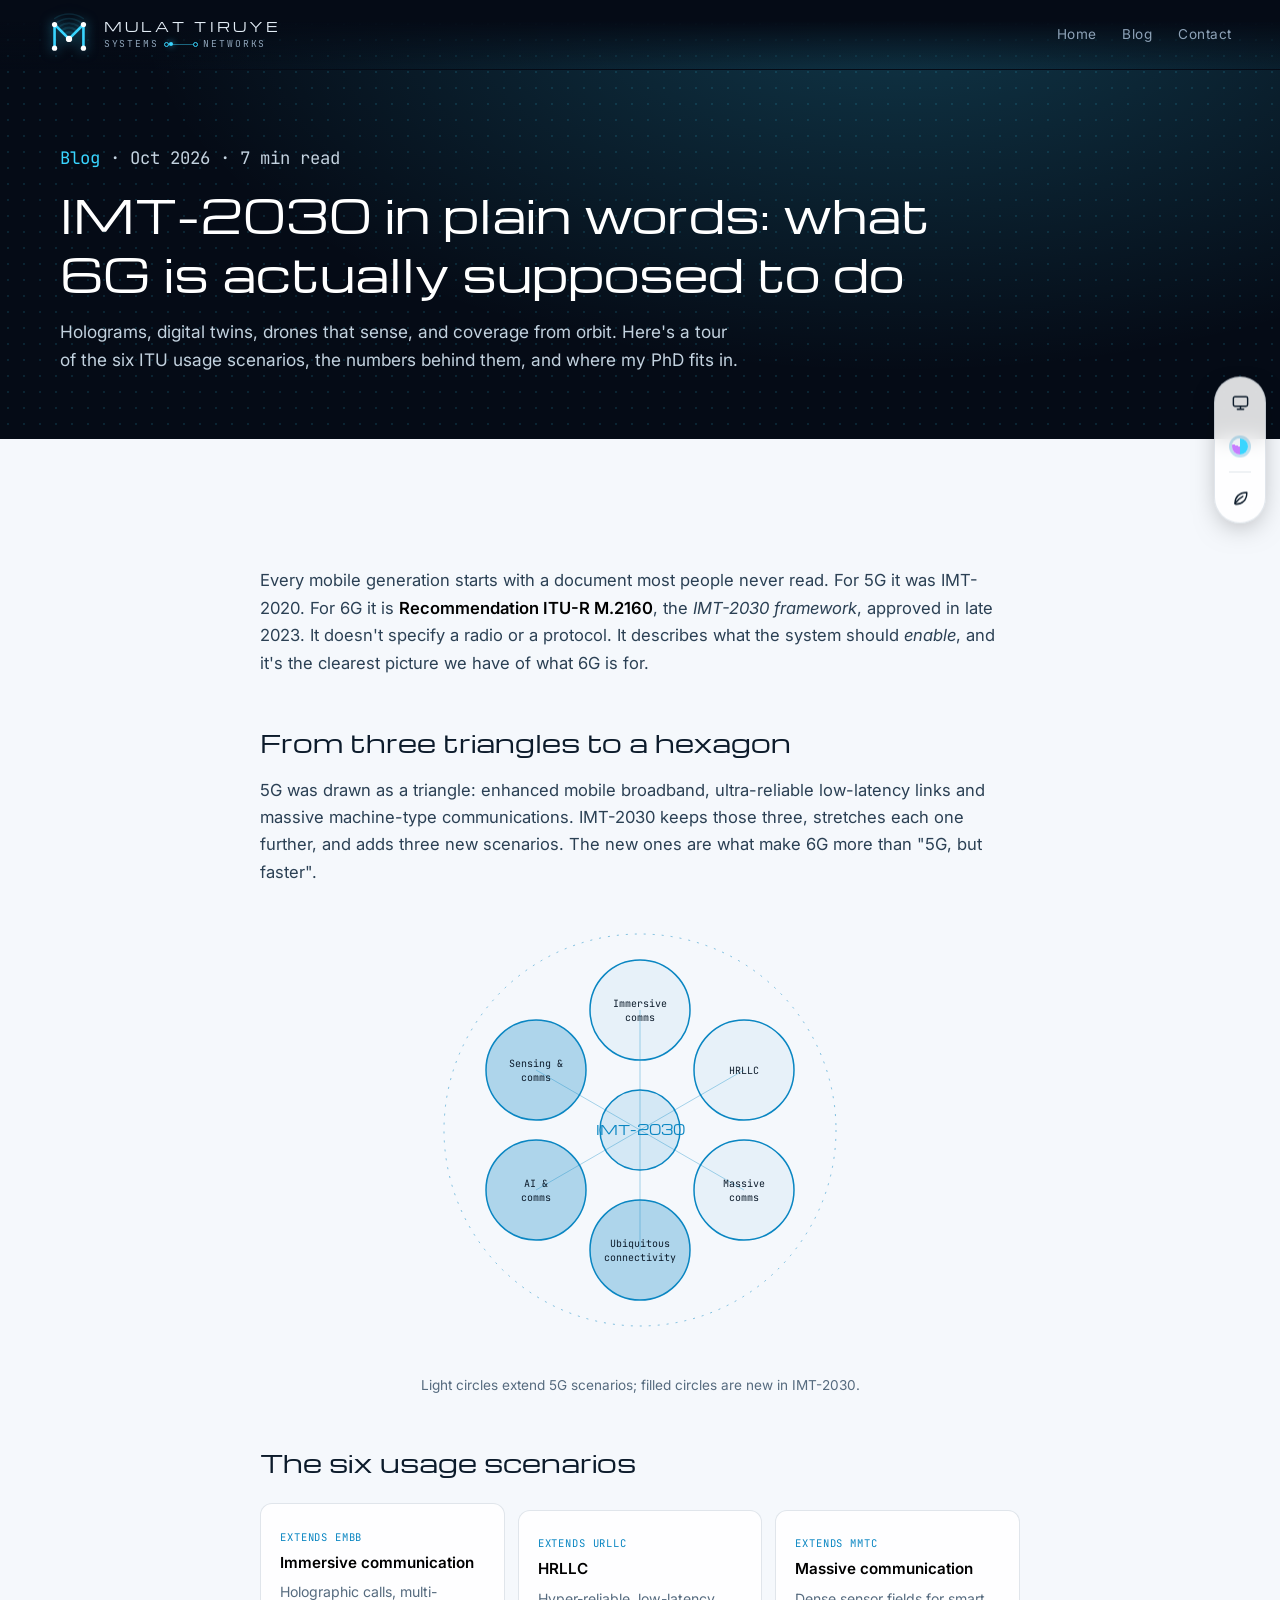
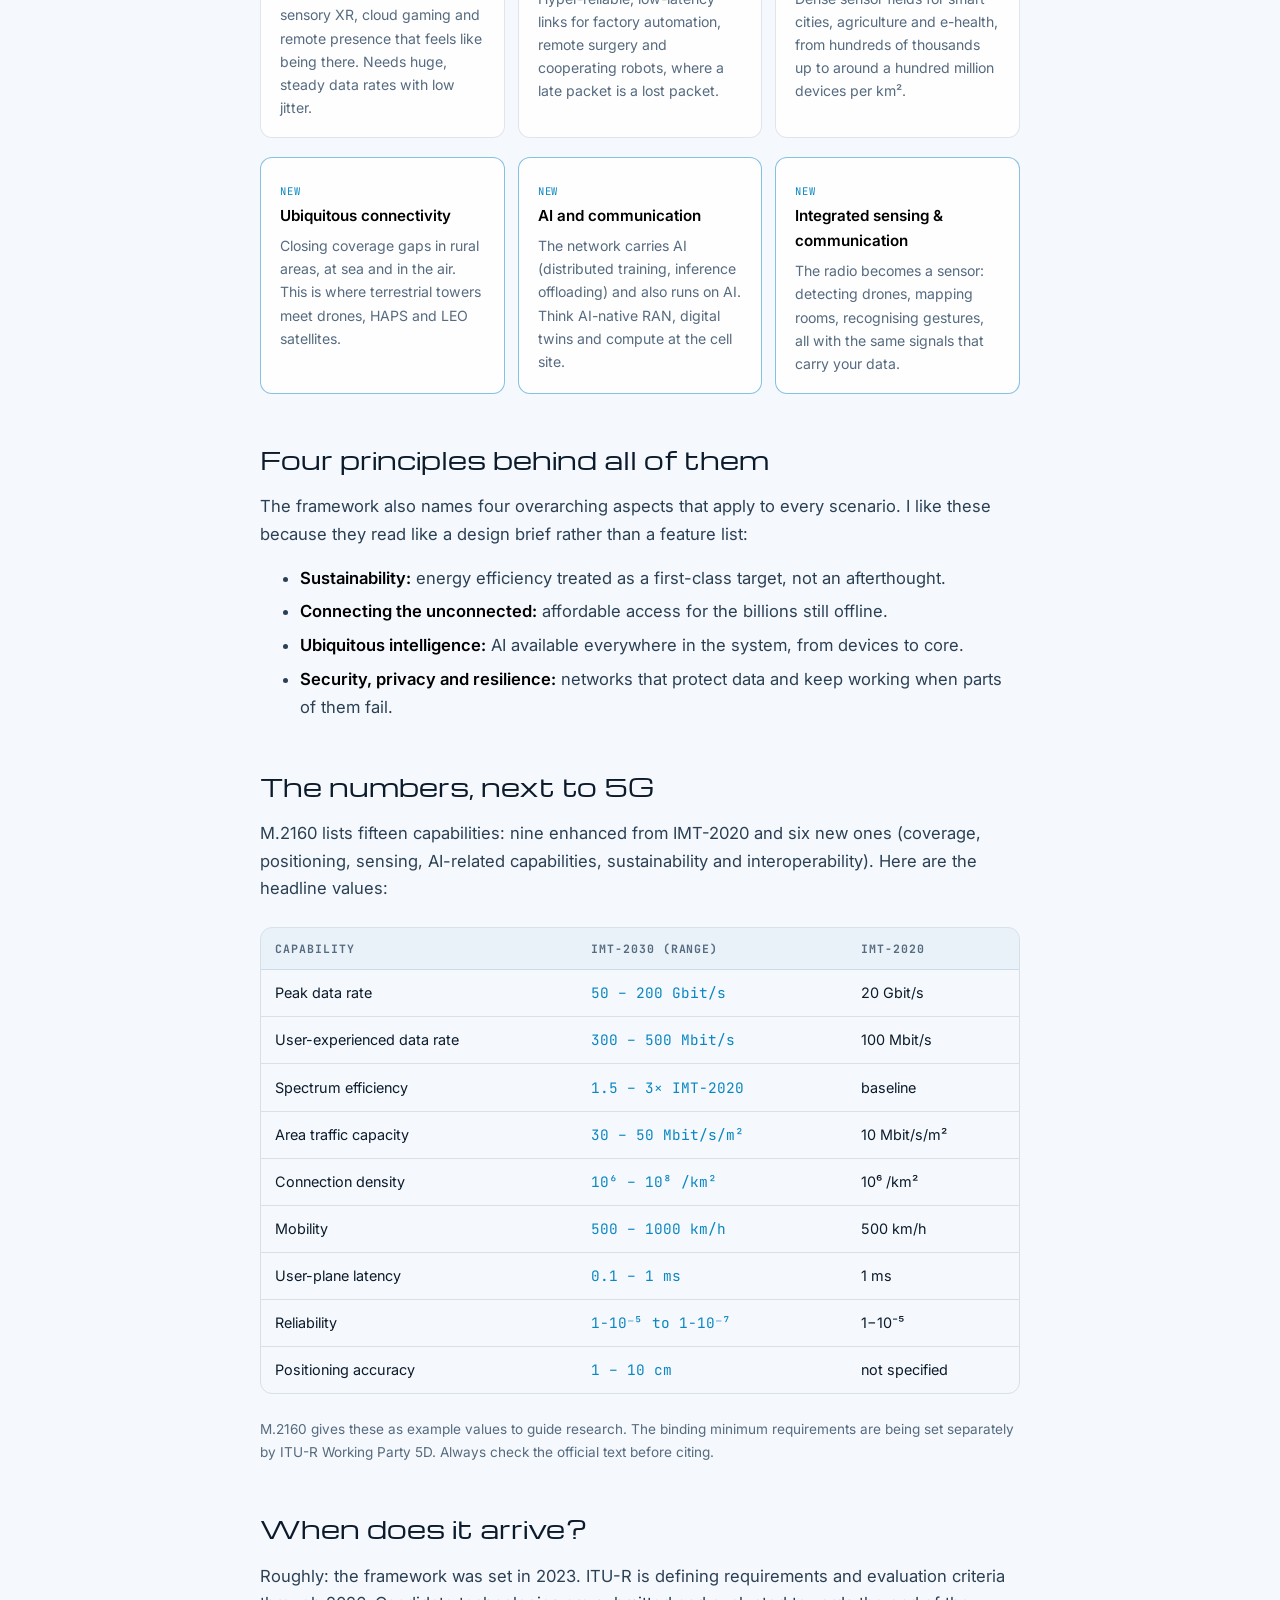
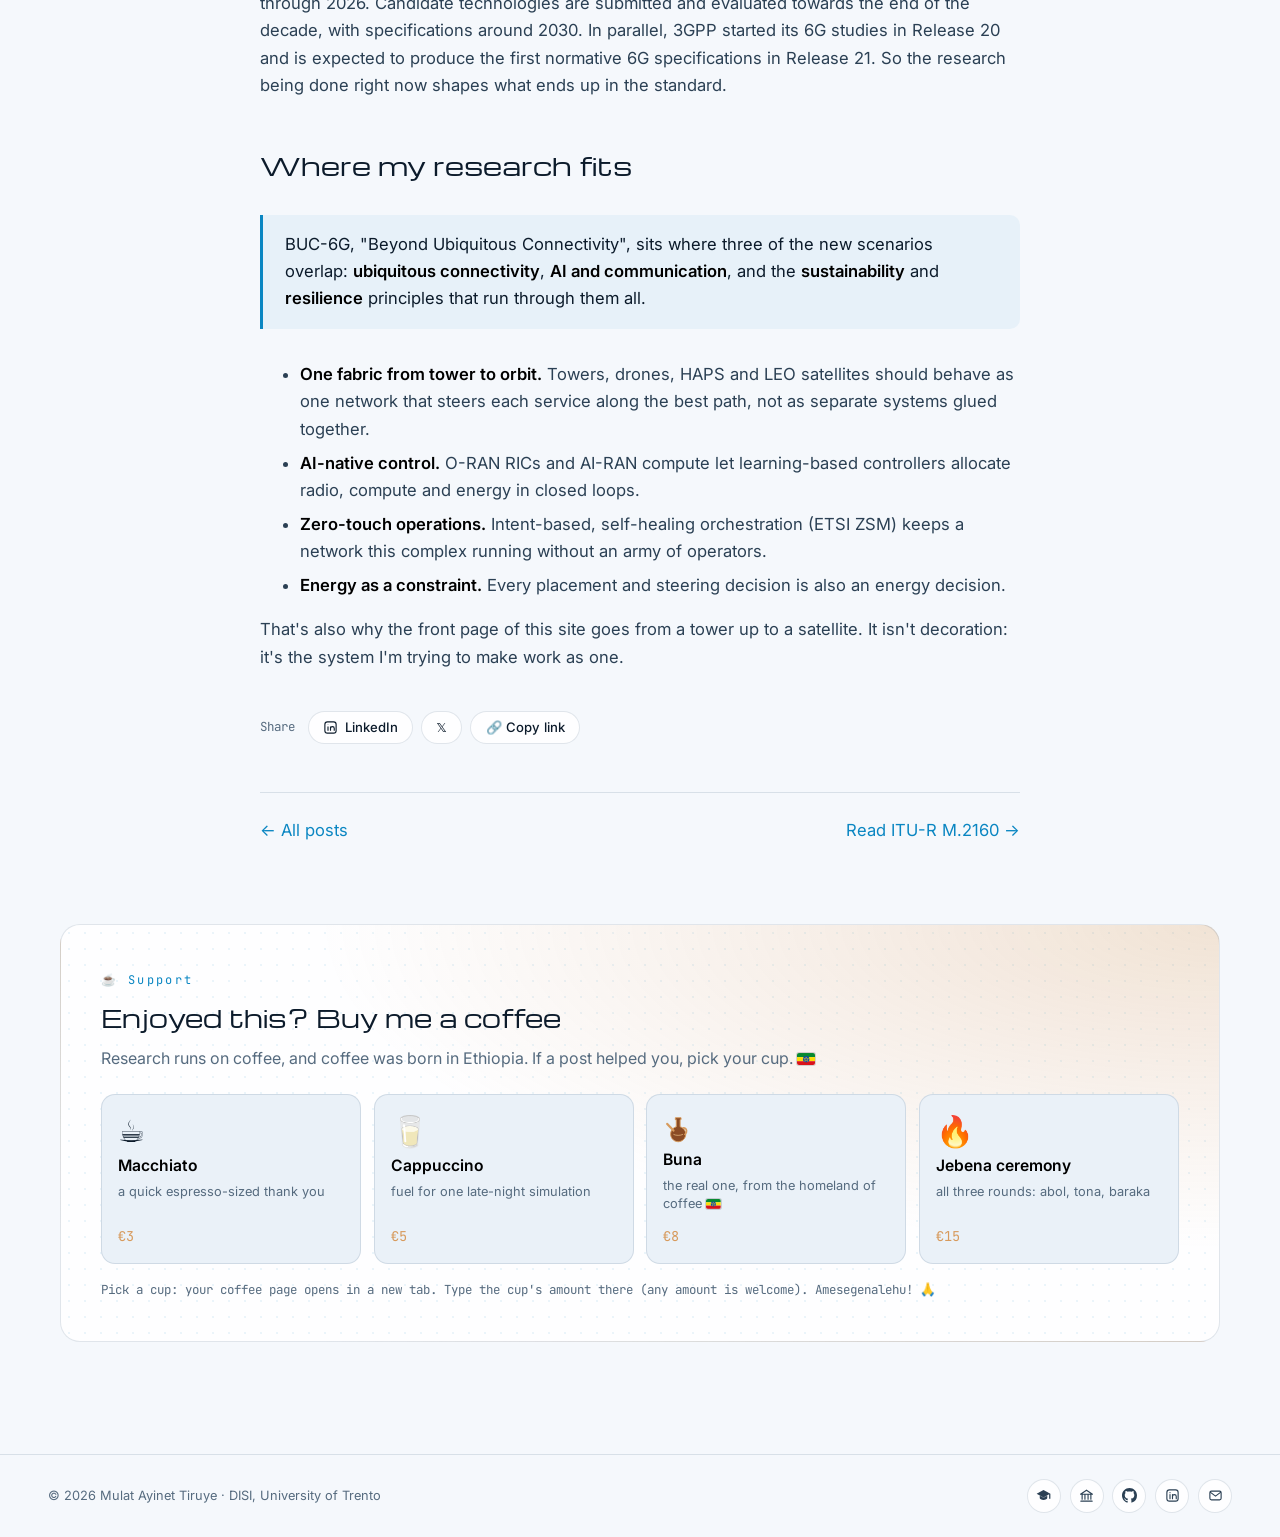
<file: blog/imt-2030.html>
<!doctype html>
<html lang="en" data-accent="cyan">
<head>
  <meta charset="utf-8" />
  <meta name="viewport" content="width=device-width, initial-scale=1" />
  <title>IMT-2030 in Plain Words · Mulat Ayinet Tiruye</title>
  <meta name="description" content="A tour of the six IMT-2030 (6G) usage scenarios from ITU-R M.2160: immersive XR and holograms, HRLLC, massive IoT, ubiquitous connectivity, AI and communication, and integrated sensing." />
  <meta name="author" content="Mulat Ayinet Tiruye" />
  <link rel="canonical" href="https://www.mulattiruye.com/blog/imt-2030" />
  <meta property="og:url" content="https://www.mulattiruye.com/blog/imt-2030" />
  <meta property="og:title" content="IMT-2030 in Plain Words · Mulat Ayinet Tiruye" />
  <meta property="og:site_name" content="Mulat Ayinet Tiruye" />
  <meta name="theme-color" content="#050b16" />
  <link rel="icon" type="image/svg+xml" href="/assets/logo.svg" />
  <link rel="apple-touch-icon" href="/assets/apple-touch-icon.png" />
  <meta property="og:image" content="https://www.mulattiruye.com/assets/og.png" />
  <meta name="twitter:card" content="summary_large_image" />
  <link rel="preconnect" href="https://fonts.googleapis.com" />
  <link rel="preconnect" href="https://fonts.gstatic.com" crossorigin />
  <link href="https://fonts.googleapis.com/css2?family=Michroma&family=Inter:wght@400;500;600&family=JetBrains+Mono:wght@400;500&display=swap" rel="stylesheet" />
  <link rel="stylesheet" href="/styles.css" />
  <script>
    (function () {
      var d = document.documentElement, g = function (k) { try { return localStorage.getItem(k); } catch (e) { return null; } };
      var mode = g("mode") || "system", accent = g("accent") || "cyan";
      var eco = g("eco") || ((navigator.connection && navigator.connection.saveData) ? "on" : "off");
      d.dataset.mode = mode; d.dataset.accent = accent; d.dataset.eco = eco;
      d.dataset.theme = mode === "system" ? (matchMedia("(prefers-color-scheme: light)").matches ? "light" : "dark") : mode;
    })();
  </script>
</head>
<body>
  <svg width="0" height="0" style="position:absolute" aria-hidden="true">
    <symbol id="i-scholar" viewBox="0 0 24 24"><path fill="currentColor" stroke="none" d="M12 3 1 9l11 6 9-4.9V17h2V9L12 3zm-6 9.2V16c0 1.7 2.7 3 6 3s6-1.3 6-3v-3.8l-6 3.3-6-3.3z"/></symbol>
    <symbol id="i-unitn" viewBox="0 0 24 24"><path d="M3 21h18M5 10v8M9.5 10v8M14.5 10v8M19 10v8M2.5 10h19L12 3.5z"/></symbol>
    <symbol id="i-github" viewBox="0 0 16 16"><path fill="currentColor" stroke="none" d="M8 0C3.58 0 0 3.58 0 8c0 3.54 2.29 6.53 5.47 7.59.4.07.55-.17.55-.38 0-.19-.01-.82-.01-1.49-2.01.37-2.53-.49-2.69-.94-.09-.23-.48-.94-.82-1.13-.28-.15-.68-.52-.01-.53.63-.01 1.08.58 1.23.82.72 1.21 1.87.87 2.33.66.07-.52.28-.87.51-1.07-1.78-.2-3.64-.89-3.64-3.95 0-.87.31-1.59.82-2.15-.08-.2-.36-1.02.08-2.12 0 0 .67-.21 2.2.82.64-.18 1.32-.27 2-.27.68 0 1.36.09 2 .27 1.53-1.04 2.2-.82 2.2-.82.44 1.1.16 1.92.08 2.12.51.56.82 1.27.82 2.15 0 3.07-1.87 3.75-3.65 3.95.29.25.54.73.54 1.48 0 1.07-.01 1.93-.01 2.2 0 .21.15.46.55.38A8.013 8.013 0 0016 8c0-4.42-3.58-8-8-8z"/></symbol>
    <symbol id="i-linkedin" viewBox="0 0 24 24"><rect x="3" y="3" width="18" height="18" rx="4"/><path d="M8 10.5V17M8 7.3v.2M12 17v-6.5M12 13.5a3 3 0 0 1 6 0V17"/></symbol>
    <symbol id="i-mail" viewBox="0 0 24 24"><rect x="3" y="5" width="18" height="14" rx="2.5"/><path d="m4 7 8 6 8-6"/></symbol>
  </svg>
  <header class="nav force-dark" id="nav">
    <a class="brand" href="/" aria-label="Mulat Ayinet Tiruye, home">
      <svg class="logo" viewBox="0 0 32 32" aria-hidden="true">
        <g fill="none" stroke="currentColor" stroke-linecap="round" stroke-linejoin="round">
          <path class="logo-m" stroke-width="2" d="M5 26V8l11 11L27 8v18"/>
          <g class="logo-beam">
            <path stroke-width="1.9" d="M13.13 14.9A5 5 0 0 1 18.87 14.9"/>
            <path stroke-width="1.7" d="M11.12 12.04A8.5 8.5 0 0 1 20.88 12.04"/>
            <path stroke-width="1.5" d="M9.12 9.17A12 12 0 0 1 22.88 9.17"/>
            <path stroke-width="1.3" d="M7.11 6.3A15.5 15.5 0 0 1 24.89 6.3"/>
            <path stroke-width="1.1" d="M5.1 3.44A19 19 0 0 1 26.9 3.44"/>
          </g>
        </g>
        <g class="logo-nodes"><circle cx="5" cy="26" r="2"/><circle cx="5" cy="8" r="2"/><circle cx="16" cy="19" r="2.4"/><circle cx="27" cy="8" r="2"/><circle cx="27" cy="26" r="2"/></g>
      </svg>
      <span class="brand-text">MULAT TIRUYE<small class="brand-sub">Systems<i class="brand-link" aria-hidden="true"><span></span></i>Networks</small></span>
    </a>
    <nav id="navLinks">
      <a href="/">Home</a>
      <a href="/blog/">Blog</a>
      <a href="/#contact">Contact</a>
    </nav>
    <button class="menu-btn" id="menuBtn" aria-label="Open menu" aria-expanded="false" aria-controls="navLinks"><span></span><span></span><span></span></button>
  </header>

  <section class="post-hero force-dark">
    <div class="wrap">
      <p class="crumbs"><a href="/blog/">Blog</a> · Oct 2026 · 7 min read</p>
      <h1>IMT-2030 in plain words: what 6G is actually supposed to do</h1>
      <p>Holograms, digital twins, drones that sense, and coverage from orbit. Here's a tour of the six ITU usage scenarios, the numbers behind them, and where my PhD fits in.</p>
    </div>
  </section>

  <main class="section">
    <article class="prose wrap">
      <p>Every mobile generation starts with a document most people never read. For 5G it was IMT-2020. For 6G it is <b>Recommendation ITU-R M.2160</b>, the <i>IMT-2030 framework</i>, approved in late 2023. It doesn't specify a radio or a protocol. It describes what the system should <i>enable</i>, and it's the clearest picture we have of what 6G is for.</p>

      <h2>From three triangles to a hexagon</h2>
      <p>5G was drawn as a triangle: enhanced mobile broadband, ultra-reliable low-latency links and massive machine-type communications. IMT-2030 keeps those three, stretches each one further, and adds three new scenarios. The new ones are what make 6G more than "5G, but faster".</p>

      <svg class="wheel" viewBox="0 0 440 440" role="img" aria-label="The six IMT-2030 usage scenarios around a central hub">
        <g fill="none" stroke="currentColor">
          <circle cx="220" cy="220" r="196" stroke-dasharray="2 7" opacity=".5"/>
          <path d="M220 220 220 100M220 220 324 160M220 220 324 280M220 220 220 340M220 220 116 280M220 220 116 160" opacity=".35"/>
        </g>
        <g stroke="currentColor" stroke-width="1.5">
          <circle cx="220" cy="100" r="50" class="w-old"/>
          <circle cx="324" cy="160" r="50" class="w-old"/>
          <circle cx="324" cy="280" r="50" class="w-old"/>
          <circle cx="220" cy="340" r="50" class="w-new"/>
          <circle cx="116" cy="280" r="50" class="w-new"/>
          <circle cx="116" cy="160" r="50" class="w-new"/>
          <circle cx="220" cy="220" r="40" class="w-hub"/>
        </g>
        <text class="hub" x="220" y="225">IMT-2030</text>
        <text x="220" y="97">Immersive</text><text x="220" y="111">comms</text>
        <text x="324" y="164">HRLLC</text>
        <text x="324" y="277">Massive</text><text x="324" y="291">comms</text>
        <text x="220" y="337">Ubiquitous</text><text x="220" y="351">connectivity</text>
        <text x="116" y="277">AI &amp;</text><text x="116" y="291">comms</text>
        <text x="116" y="157">Sensing &amp;</text><text x="116" y="171">comms</text>
      </svg>
      <p class="note" style="text-align:center">Light circles extend 5G scenarios; filled circles are new in IMT-2030.</p>

      <h2>The six usage scenarios</h2>
      <ul class="scenarios">
        <li><small>Extends eMBB</small><b>Immersive communication</b><span>Holographic calls, multi-sensory XR, cloud gaming and remote presence that feels like being there. Needs huge, steady data rates with low jitter.</span></li>
        <li><small>Extends URLLC</small><b>HRLLC</b><span>Hyper-reliable, low-latency links for factory automation, remote surgery and cooperating robots, where a late packet is a lost packet.</span></li>
        <li><small>Extends mMTC</small><b>Massive communication</b><span>Dense sensor fields for smart cities, agriculture and e-health, from hundreds of thousands up to around a hundred million devices per km².</span></li>
        <li class="new"><small>New</small><b>Ubiquitous connectivity</b><span>Closing coverage gaps in rural areas, at sea and in the air. This is where terrestrial towers meet drones, HAPS and LEO satellites.</span></li>
        <li class="new"><small>New</small><b>AI and communication</b><span>The network carries AI (distributed training, inference offloading) and also runs on AI. Think AI-native RAN, digital twins and compute at the cell site.</span></li>
        <li class="new"><small>New</small><b>Integrated sensing &amp; communication</b><span>The radio becomes a sensor: detecting drones, mapping rooms, recognising gestures, all with the same signals that carry your data.</span></li>
      </ul>

      <h2>Four principles behind all of them</h2>
      <p>The framework also names four overarching aspects that apply to every scenario. I like these because they read like a design brief rather than a feature list:</p>
      <ul>
        <li><b>Sustainability:</b> energy efficiency treated as a first-class target, not an afterthought.</li>
        <li><b>Connecting the unconnected:</b> affordable access for the billions still offline.</li>
        <li><b>Ubiquitous intelligence:</b> AI available everywhere in the system, from devices to core.</li>
        <li><b>Security, privacy and resilience:</b> networks that protect data and keep working when parts of them fail.</li>
      </ul>

      <h2>The numbers, next to 5G</h2>
      <p>M.2160 lists fifteen capabilities: nine enhanced from IMT-2020 and six new ones (coverage, positioning, sensing, AI-related capabilities, sustainability and interoperability). Here are the headline values:</p>
      <div class="table-wrap">
        <table>
          <thead><tr><th>Capability</th><th>IMT-2030 (range)</th><th>IMT-2020</th></tr></thead>
          <tbody>
            <tr><td>Peak data rate</td><td>50 – 200 Gbit/s</td><td>20 Gbit/s</td></tr>
            <tr><td>User-experienced data rate</td><td>300 – 500 Mbit/s</td><td>100 Mbit/s</td></tr>
            <tr><td>Spectrum efficiency</td><td>1.5 – 3× IMT-2020</td><td>baseline</td></tr>
            <tr><td>Area traffic capacity</td><td>30 – 50 Mbit/s/m²</td><td>10 Mbit/s/m²</td></tr>
            <tr><td>Connection density</td><td>10⁶ – 10⁸ /km²</td><td>10⁶ /km²</td></tr>
            <tr><td>Mobility</td><td>500 – 1000 km/h</td><td>500 km/h</td></tr>
            <tr><td>User-plane latency</td><td>0.1 – 1 ms</td><td>1 ms</td></tr>
            <tr><td>Reliability</td><td>1−10⁻⁵ to 1−10⁻⁷</td><td>1−10⁻⁵</td></tr>
            <tr><td>Positioning accuracy</td><td>1 – 10 cm</td><td>not specified</td></tr>
          </tbody>
        </table>
      </div>
      <p class="note">M.2160 gives these as example values to guide research. The binding minimum requirements are being set separately by ITU-R Working Party 5D. Always check the official text before citing.</p>

      <h2>When does it arrive?</h2>
      <p>Roughly: the framework was set in 2023. ITU-R is defining requirements and evaluation criteria through 2026. Candidate technologies are submitted and evaluated towards the end of the decade, with specifications around 2030. In parallel, 3GPP started its 6G studies in Release 20 and is expected to produce the first normative 6G specifications in Release 21. So the research being done right now shapes what ends up in the standard.</p>

      <h2>Where my research fits</h2>
      <blockquote>BUC-6G, "Beyond Ubiquitous Connectivity", sits where three of the new scenarios overlap: <b>ubiquitous connectivity</b>, <b>AI and communication</b>, and the <b>sustainability</b> and <b>resilience</b> principles that run through them all.</blockquote>
      <ul>
        <li><b>One fabric from tower to orbit.</b> Towers, drones, HAPS and LEO satellites should behave as one network that steers each service along the best path, not as separate systems glued together.</li>
        <li><b>AI-native control.</b> O-RAN RICs and AI-RAN compute let learning-based controllers allocate radio, compute and energy in closed loops.</li>
        <li><b>Zero-touch operations.</b> Intent-based, self-healing orchestration (ETSI ZSM) keeps a network this complex running without an army of operators.</li>
        <li><b>Energy as a constraint.</b> Every placement and steering decision is also an energy decision.</li>
      </ul>
      <p>That's also why the front page of this site goes from a tower up to a satellite. It isn't decoration: it's the system I'm trying to make work as one.</p>

      <div class="share" id="share" aria-label="Share this post">
        <span class="mono">Share</span>
        <a data-share="linkedin" target="_blank" rel="noopener" aria-label="Share on LinkedIn"><svg><use href="#i-linkedin"/></svg>LinkedIn</a>
        <a data-share="x" target="_blank" rel="noopener" aria-label="Share on X">𝕏</a>
        <button data-share="copy" type="button" aria-label="Copy link">🔗 Copy link</button>
      </div>
      <div class="post-foot">
        <a href="/blog/">← All posts</a>
        <a href="https://www.itu.int/rec/R-REC-M.2160" target="_blank" rel="noopener">Read ITU-R M.2160 →</a>
      </div>
    </article>

  <section class="support wrap" id="support" aria-labelledby="supportTitle">
    <div class="support-head">
      <span class="sec-num">☕ Support</span>
      <h2 id="supportTitle">Enjoyed this? Buy me a coffee</h2>
      <p>Research runs on coffee, and coffee was born in Ethiopia. If a post helped you, pick your cup. <svg class="flag-et" viewBox="0 0 18 12" role="img" aria-label="Ethiopia"><rect width="18" height="4" fill="#078930"/><rect y="4" width="18" height="4" fill="#FCDD09"/><rect y="8" width="18" height="4" fill="#DA121A"/><circle cx="9" cy="6" r="3.1" fill="#0F47AF"/><path d="M9 3.9l.6 1.6h1.7l-1.4 1 .5 1.7L9 7.2 7.6 8.2l.5-1.7-1.4-1h1.7z" fill="none" stroke="#FCDD09" stroke-width=".5"/></svg></p>
    </div>
    <div class="coffee-menu"></div>
    <p class="coffee-status mono"></p>
  </section>
  </main>

  <footer class="foot">
    <span>© <span id="year"></span> Mulat Ayinet Tiruye · DISI, University of Trento</span>
    <span class="eco-badge">🌱 Eco mode: fewer pixels, less power</span>
    <ul class="social foot-social" aria-label="Profiles">
        <li><a href="https://scholar.google.com/citations?user=xhxqo1QAAAAJ&amp;hl=en" target="_blank" rel="noopener" aria-label="Google Scholar" data-tip="Google Scholar"><svg><use href="#i-scholar"/></svg></a></li>
        <li><a href="https://webapps.unitn.it/du/it/Persona/PER0316885" target="_blank" rel="noopener" aria-label="University of Trento profile" data-tip="UniTrento"><svg><use href="#i-unitn"/></svg></a></li>
        <li><a href="https://github.com/matcompute" target="_blank" rel="noopener" aria-label="GitHub" data-tip="GitHub"><svg><use href="#i-github"/></svg></a></li>
        <li><a href="https://www.linkedin.com/in/mulat1221" target="_blank" rel="noopener" aria-label="LinkedIn" data-tip="LinkedIn"><svg><use href="#i-linkedin"/></svg></a></li>
        <li><a href="mailto:mulatayinet.tiruye@unitn.it" aria-label="Email" data-tip="Email"><svg><use href="#i-mail"/></svg></a></li>
      </ul>
  </footer>

  <aside class="dock" aria-label="Display options">
    <button id="modeBtn" data-tip="Theme: system" aria-label="Change colour theme">
      <svg class="mode-ico system" viewBox="0 0 24 24"><rect x="3" y="4" width="18" height="12" rx="2"/><path d="M8 20h8M12 16v4"/></svg>
      <svg class="mode-ico light" viewBox="0 0 24 24"><circle cx="12" cy="12" r="4"/><path d="M12 2v2M12 20v2M4.9 4.9l1.4 1.4M17.7 17.7l1.4 1.4M2 12h2M20 12h2M4.9 19.1l1.4-1.4M17.7 6.3l1.4-1.4"/></svg>
      <svg class="mode-ico dark" viewBox="0 0 24 24"><path d="M20 14.5A8 8 0 1 1 9.5 4a6.5 6.5 0 0 0 10.5 10.5z"/></svg>
    </button>
    <button id="accentBtn" data-tip="Colour: Cyan Nova" aria-label="Change accent colour"><span class="accent-dot"></span></button>
    <div class="dock-sep"></div>
    <button id="ecoBtn" data-tip="Eco mode: off" aria-label="Toggle eco power-saving mode" aria-pressed="false">
      <svg class="leaf" viewBox="0 0 24 24"><path d="M5 19c0-8 5-14 15-14 0 10-6 15-14 15"/><path d="M5 19c3-4 6-7 10-9"/></svg>
    </button>
  </aside>
  <div class="toast" id="toast" role="status" aria-live="polite"></div>

  <script src="/support.js" defer></script>
  <script src="/ui.js" defer></script>
</body>
</html>
</file>
<file: styles.css>
/* ================= tokens ================= */
:root {
  --bg: #050b16;
  --bg-2: #08121f;
  --surface: rgba(14, 28, 46, 0.6);
  --line: rgba(120, 190, 230, 0.14);
  --text: #e4eef7;
  --text-2: #c3d2df;
  --strong: #ffffff;
  --muted: #8ea3b8;
  --accent: #39d5ff;
  --accent-rgb: 57, 213, 255;
  --on-accent: #031019;
  --glow: 0 0 24px rgba(var(--accent-rgb), 0.45);
  --display: "Michroma", "Inter", sans-serif;
  --sans: "Inter", system-ui, sans-serif;
  --mono: "JetBrains Mono", ui-monospace, monospace;
  --radius: 14px;
  --eco: #3ddc84;
  color-scheme: dark;
}
html[data-accent="violet"] {
  --bg: #0b0716;
  --bg-2: #120b22;
  --surface: rgba(34, 18, 52, 0.6);
  --line: rgba(200, 140, 255, 0.15);
  --accent: #c77dff;
  --accent-rgb: 199, 125, 255;
}

html[data-accent="mono"] {
  --bg: #09090b;
  --bg-2: #111114;
  --surface: rgba(30, 30, 34, 0.6);
  --line: rgba(255, 255, 255, 0.11);
  --accent: #eef1f5;
  --accent-rgb: 238, 241, 245;
  --on-accent: #0a0a0b;
  --glow: 0 0 22px rgba(255, 255, 255, 0.28);
}

/* light theme (hero + instrument screens stay dark via .force-dark) */
html[data-theme="light"] {
  --bg: #f5f8fc;
  --bg-2: #eaf1f8;
  --surface: rgba(255, 255, 255, 0.85);
  --line: rgba(12, 50, 90, 0.12);
  --text: #0c1b2b;
  --text-2: #2b4054;
  --strong: #000;
  --muted: #566b7f;
  --accent: #0a86c2;
  --accent-rgb: 10, 134, 194;
  --on-accent: #fff;
  --glow: 0 0 18px rgba(var(--accent-rgb), 0.25);
  color-scheme: light;
}
html[data-theme="light"][data-accent="violet"] {
  --bg: #faf7fe;
  --bg-2: #f1eafa;
  --line: rgba(80, 30, 130, 0.12);
  --accent: #7c3aed;
  --accent-rgb: 124, 58, 237;
}
html[data-theme="light"] .force-dark {
  --bg: #050b16; --bg-2: #08121f; --surface: rgba(14, 28, 46, 0.6); --line: rgba(120, 190, 230, 0.14);
  --text: #e4eef7; --text-2: #c3d2df; --strong: #fff; --muted: #8ea3b8;
  --accent: #39d5ff; --accent-rgb: 57, 213, 255; --on-accent: #031019;
  --glow: 0 0 24px rgba(var(--accent-rgb), 0.45);
  color-scheme: dark;
}
html[data-theme="light"][data-accent="violet"] .force-dark {
  --bg: #0b0716; --bg-2: #120b22; --surface: rgba(34, 18, 52, 0.6); --line: rgba(200, 140, 255, 0.15);
  --accent: #c77dff; --accent-rgb: 199, 125, 255;
}

html[data-theme="light"][data-accent="mono"] {
  --bg: #fafafa;
  --bg-2: #f1f1f3;
  --line: rgba(0, 0, 0, 0.1);
  --accent: #18181b;
  --accent-rgb: 24, 24, 27;
  --on-accent: #ffffff;
  --glow: 0 0 16px rgba(0, 0, 0, 0.12);
}
html[data-theme="light"][data-accent="mono"] .force-dark {
  --bg: #09090b; --bg-2: #111114; --surface: rgba(30, 30, 34, 0.6); --line: rgba(255, 255, 255, 0.11);
  --accent: #eef1f5; --accent-rgb: 238, 241, 245; --on-accent: #0a0a0b;
  --glow: 0 0 22px rgba(255, 255, 255, 0.28);
}

/* ================= base ================= */
* { box-sizing: border-box; }
html { scroll-behavior: smooth; }
body {
  margin: 0;
  background: var(--bg);
  color: var(--text);
  font: 16px/1.65 var(--sans);
  -webkit-font-smoothing: antialiased;
  transition: background 0.5s, color 0.5s;
}
a { color: var(--accent); text-decoration: none; }
a:hover { text-decoration: underline; }
b { color: var(--strong); font-weight: 600; }
.mono { font-family: var(--mono); font-size: 0.78rem; color: var(--muted); }

/* ================= nav ================= */
.nav {
  position: fixed; inset: 0 0 auto 0; z-index: 20;
  display: flex; align-items: center; gap: 2rem;
  padding: 0.85rem clamp(1rem, 4vw, 3rem);
  color: var(--text);
  background: linear-gradient(var(--bg) 30%, transparent);
  transition: background 0.4s;
}
.brand { color: var(--text); display: flex; align-items: center; gap: 0.85rem; }
.brand:hover { text-decoration: none; }
.logo { width: 42px; height: 42px; color: var(--accent); overflow: visible; filter: drop-shadow(0 0 6px rgba(var(--accent-rgb), 0.55)); transition: filter 0.3s, transform 0.3s; }
.brand:hover .logo { filter: drop-shadow(0 0 12px rgba(var(--accent-rgb), 0.95)); transform: scale(1.06); }
.logo-nodes { fill: var(--strong); }
.logo-m { stroke-dasharray: 80; stroke-dashoffset: 80; animation: draw 1.4s 0.2s ease-out forwards; }
@keyframes draw { to { stroke-dashoffset: 0; } }
.logo-beam path { opacity: 0.12; animation: beam 2.6s ease-out infinite; }
.logo-beam path:nth-child(2) { animation-delay: 0.18s; }
.logo-beam path:nth-child(3) { animation-delay: 0.36s; }
.logo-beam path:nth-child(4) { animation-delay: 0.54s; }
.logo-beam path:nth-child(5) { animation-delay: 0.72s; }
@keyframes beam { 0% { opacity: 0.12; } 18% { opacity: 1; } 60%, 100% { opacity: 0.12; } }
.brand-text { font-family: var(--display); font-size: 0.82rem; letter-spacing: 0.24em; display: flex; flex-direction: column; gap: 0.2rem; line-height: 1.2; }
/* Systems o--*--o Networks: a tiny link with a packet in flight */
.brand-sub { display: flex; align-items: center; gap: 0.5rem; font-family: var(--mono); font-size: 0.6rem; letter-spacing: 0.2em; text-transform: uppercase; color: var(--muted); }
.brand-link { position: relative; display: inline-block; width: 28px; height: 1px; background: rgba(var(--accent-rgb), 0.45); }
.brand-link::before, .brand-link::after { content: ""; position: absolute; top: -2px; width: 5px; height: 5px; border-radius: 50%; border: 1px solid var(--accent); background: var(--bg); box-sizing: border-box; }
.brand-link::before { left: -3px; }
.brand-link::after { right: -3px; }
.brand-link span { position: absolute; top: -1.5px; left: 2px; width: 4px; height: 4px; border-radius: 50%; background: var(--accent); box-shadow: 0 0 6px var(--accent); animation: pkt 1.8s ease-in-out infinite alternate; }
@keyframes pkt { to { left: calc(100% - 6px); } }
.nav nav { display: flex; gap: 1.6rem; margin-left: auto; }
.nav nav a { color: var(--muted); font-size: 0.85rem; letter-spacing: 0.04em; position: relative; }
.nav nav a::after { content: ""; position: absolute; left: 0; right: 0; bottom: -4px; height: 1px; background: var(--accent); transform: scaleX(0); transition: transform 0.25s; }
.nav nav a:hover { color: var(--text); text-decoration: none; }
.nav nav a:hover::after { transform: scaleX(1); }

/* ================= hero ================= */
.hero {
  position: relative; min-height: 100vh; min-height: 100svh;
  display: grid; place-items: center; text-align: center; overflow: hidden;
  background: radial-gradient(ellipse at 50% 40%, rgba(var(--accent-rgb), 0.12), transparent 60%), var(--bg);
  color: var(--text);
}
#heroCanvas { position: absolute; inset: 0; width: 100%; height: 100%; }
.hero-inner { position: relative; z-index: 2; padding: 6rem 1rem 4rem; max-width: 1100px; }
.hero h1 {
  font-family: var(--display); font-weight: 400; text-transform: uppercase;
  font-size: clamp(1.8rem, 6vw, 4.6rem); line-height: 1.15; margin: 0;
  letter-spacing: 0.02em; color: var(--strong);
  text-shadow: 0 0 18px rgba(var(--accent-rgb), 0.55), 0 0 60px rgba(var(--accent-rgb), 0.25);
}
.hero h1 .small { display: block; font-size: 0.5em; letter-spacing: 0.12em; margin-bottom: 0.4em; }
.lede { max-width: 640px; margin: 1.8rem auto 0; color: var(--text-2); font-size: 1.08rem; }
.cta { display: flex; gap: 0.8rem; justify-content: center; flex-wrap: wrap; margin-top: 2rem; }
.btn {
  display: inline-block; padding: 0.7rem 1.3rem; border-radius: 99px;
  border: 1px solid rgba(var(--accent-rgb), 0.4); color: var(--text);
  font-size: 0.9rem; font-weight: 500; transition: 0.2s;
}
.btn:hover { text-decoration: none; border-color: var(--accent); box-shadow: var(--glow); }
.btn.primary { background: var(--accent); color: var(--on-accent); border-color: var(--accent); }
.btn[aria-disabled="true"] { opacity: 0.45; cursor: default; pointer-events: none; }
.scroll-cue {
  position: absolute; bottom: 2rem; left: 50%; z-index: 2; width: 22px; height: 36px;
  border: 1px solid var(--muted); border-radius: 12px; transform: translateX(-50%);
}
.scroll-cue::after {
  content: ""; position: absolute; left: 50%; top: 7px; width: 3px; height: 7px;
  background: var(--accent); border-radius: 2px; transform: translateX(-50%);
  animation: cue 1.8s infinite;
}
@keyframes cue { 0% { opacity: 0; transform: translate(-50%, 0); } 40% { opacity: 1; } 100% { opacity: 0; transform: translate(-50%, 12px); } }

/* ================= sections ================= */
.section { padding: clamp(4rem, 9vw, 7rem) 0; position: relative; }
.section.alt { background: var(--bg-2); border-block: 1px solid var(--line); }
.wrap { width: min(1160px, 100% - 2rem); margin-inline: auto; }
.sec-head { margin-bottom: 2.5rem; max-width: 680px; }
.sec-num { font-family: var(--mono); font-size: 0.75rem; color: var(--accent); letter-spacing: 0.2em; }
.sec-head h2 { font-family: var(--display); font-weight: 400; font-size: clamp(1.4rem, 3vw, 2rem); margin: 0.4rem 0 0.6rem; letter-spacing: 0.03em; }
.sec-head p { color: var(--muted); margin: 0; }

/* BUC-6G stack panel */
.stack-panel {
  display: grid; grid-template-columns: 1fr 1.1fr; gap: clamp(1.5rem, 4vw, 3.5rem); align-items: center;
  margin-bottom: 2rem; padding: clamp(1.5rem, 4vw, 3rem);
  border: 1px solid var(--line); border-radius: var(--radius);
  background:
    radial-gradient(ellipse at 85% 50%, rgba(var(--accent-rgb), 0.16), transparent 60%),
    radial-gradient(circle, rgba(var(--accent-rgb), 0.12) 1px, transparent 1.5px) 0 0 / 14px 14px,
    var(--bg-2);
  box-shadow: 0 30px 80px -40px rgba(var(--accent-rgb), 0.45);
}
.stack-tag { font-family: var(--display); font-size: 0.75rem; letter-spacing: 0.35em; color: var(--accent); margin: 0; }
.stack-copy h3 { font-family: var(--display); font-weight: 400; font-size: clamp(1.15rem, 2.4vw, 1.6rem); line-height: 1.4; margin: 0.8rem 0 1rem; }
.stack-copy p:last-child { color: var(--muted); margin: 0; }
.stack { list-style: none; margin: 0; padding: 0; display: grid; gap: 0.55rem; position: relative; }
.stack::before {
  content: ""; position: absolute; left: 4.7rem; top: 0; bottom: 0; width: 1px;
  background: linear-gradient(transparent, rgba(var(--accent-rgb), 0.6), transparent);
}
.stack::after {
  content: ""; position: absolute; left: calc(4.7rem - 2px); top: 0; width: 5px; height: 18px; border-radius: 3px;
  background: var(--accent); box-shadow: var(--glow); animation: bus 3.2s ease-in-out infinite alternate;
}
@keyframes bus { from { top: 0; } to { top: calc(100% - 18px); } }
.stack li {
  display: flex; align-items: center; gap: 1rem; padding: 0.8rem 1rem;
  border: 1px solid var(--line); border-radius: 10px; background: rgba(var(--accent-rgb), 0.04);
  transition: 0.25s;
}
.stack li:hover { border-color: rgba(var(--accent-rgb), 0.55); background: rgba(var(--accent-rgb), 0.1); transform: translateX(4px); }
.stack span { width: 3.2rem; font-family: var(--display); font-size: 0.72rem; letter-spacing: 0.1em; color: var(--accent); }
.stack em { font-style: normal; font-size: 0.88rem; color: var(--text-2); }

.grid-4 { display: grid; grid-template-columns: repeat(auto-fit, minmax(240px, 1fr)); gap: 1rem; }
.theme, .project, .lab-card {
  background: var(--surface); border: 1px solid var(--line); border-radius: var(--radius);
  padding: 1.4rem; transition: border-color 0.25s, transform 0.25s;
}
.theme:hover, .project:hover { border-color: rgba(var(--accent-rgb), 0.5); transform: translateY(-3px); }
.theme-ico { color: var(--accent); font-size: 1.3rem; }
.theme h3 { font-size: 1rem; margin: 0.6rem 0 0.4rem; }
.theme p { margin: 0; color: var(--muted); font-size: 0.92rem; }

/* projects */
.projects { display: grid; grid-template-columns: repeat(auto-fit, minmax(300px, 1fr)); gap: 1rem; }
.project header { display: flex; align-items: baseline; justify-content: space-between; gap: 1rem; }
.project .pname { font-family: var(--display); font-size: 0.95rem; letter-spacing: 0.06em; }
.project .period { font-family: var(--mono); font-size: 0.72rem; color: var(--muted); white-space: nowrap; }
.project h3 { font-size: 0.98rem; font-weight: 500; color: var(--text-2); margin: 0.4rem 0 0.6rem; }
.project p { color: var(--muted); font-size: 0.9rem; margin: 0 0 1rem; }
.status { display: inline-flex; align-items: center; gap: 0.35rem; font-family: var(--mono); font-size: 0.68rem; color: var(--accent); margin-left: 0.6rem; }
.status::before { content: ""; width: 6px; height: 6px; border-radius: 50%; background: var(--accent); animation: pulse 1.6s infinite; }
@keyframes pulse { 50% { opacity: 0.25; } }
.tags { display: flex; flex-wrap: wrap; gap: 0.4rem; padding: 0; margin: 0; list-style: none; }
.tags li { font-family: var(--mono); font-size: 0.7rem; padding: 0.15rem 0.55rem; border-radius: 6px; background: rgba(var(--accent-rgb), 0.1); color: var(--accent); }
.more { display: inline-block; margin-top: 1rem; font-size: 0.85rem; }

/* placeholders */
.soon {
  list-style: none; display: flex; flex-direction: column; justify-content: flex-end; gap: 0.3rem;
  min-height: 170px; padding: 1.4rem; border-radius: var(--radius);
  border: 1px dashed rgba(var(--accent-rgb), 0.3);
  background: repeating-linear-gradient(135deg, transparent 0 14px, rgba(var(--accent-rgb), 0.035) 14px 28px);
}
.soon p { margin: 0; color: var(--muted); }
.soon-n { font-family: var(--display); font-size: 1.6rem; color: rgba(var(--accent-rgb), 0.35); margin-bottom: auto; }
.reading .soon { min-height: 120px; }

/* lab */
.lab-grid { display: grid; grid-template-columns: repeat(auto-fit, minmax(320px, 1fr)); gap: 1rem; }
.lab-top { display: flex; justify-content: space-between; align-items: baseline; flex-wrap: wrap; gap: 0.5rem; margin-bottom: 0.8rem; }
.lab-top h3 { margin: 0; font-size: 1rem; }
.lab-card canvas { width: 100%; height: auto; display: block; border-radius: 10px; background: #060d18; }
.controls { display: grid; grid-template-columns: 1fr 1fr; gap: 1rem; margin-top: 1rem; }
.controls label { font-size: 0.8rem; color: var(--muted); display: flex; flex-direction: column; gap: 0.3rem; }
.controls output { font-family: var(--mono); color: var(--text); }
.controls label.readout output { font-size: 1.1rem; color: var(--accent); }
input[type="range"] { accent-color: var(--accent); width: 100%; }

/* publications */
.pubs { list-style: none; padding: 0; margin: 0; display: grid; gap: 0.2rem; }
.pubs li { display: grid; grid-template-columns: 4.5rem 1fr; gap: 1rem; padding: 1.1rem 0; border-bottom: 1px solid var(--line); }
.pubs .yr { font-family: var(--display); font-size: 0.85rem; color: var(--accent); padding-top: 0.15rem; }
.pubs .t { font-weight: 500; color: var(--text); display: block; }
.pubs .a { color: var(--muted); font-size: 0.88rem; }
.pubs .v { font-family: var(--mono); font-size: 0.72rem; color: var(--muted); margin-top: 0.3rem; }

/* news */
.two-col { display: grid; grid-template-columns: 1.4fr 1fr; gap: 3rem; }
.timeline { list-style: none; margin: 0; padding: 0 0 0 1.2rem; border-left: 1px solid var(--line); }
.timeline li { position: relative; padding: 0 0 1.6rem 0.6rem; }
.timeline li::before {
  content: ""; position: absolute; left: -1.55rem; top: 0.45rem; width: 9px; height: 9px; border-radius: 50%;
  background: var(--bg); border: 2px solid var(--accent);
}
.timeline li:first-child::before { background: var(--accent); box-shadow: var(--glow); }
.timeline .meta { font-family: var(--mono); font-size: 0.72rem; color: var(--muted); }
.timeline .meta span { color: var(--accent); margin-left: 0.6rem; }
.timeline p { margin: 0.2rem 0 0; color: var(--text-2); font-size: 0.94rem; }
.reading { list-style: none; padding: 0; margin: 0; display: grid; gap: 0.7rem; }
.reading a { display: block; padding: 1rem 1.1rem; border: 1px solid var(--line); border-radius: 10px; background: var(--surface); color: var(--text); transition: 0.2s; }
.reading a:hover { text-decoration: none; border-color: rgba(var(--accent-rgb), 0.5); }
.reading .org { display: block; font-family: var(--mono); font-size: 0.68rem; color: var(--accent); letter-spacing: 0.06em; text-transform: uppercase; }
.reading .ttl { font-size: 0.9rem; }

/* contact */
.contact { text-align: center; background: radial-gradient(ellipse at 50% 100%, rgba(var(--accent-rgb), 0.15), transparent 60%); }
.contact .kicker { font-family: var(--display); font-size: 0.72rem; letter-spacing: 0.4em; text-transform: uppercase; color: var(--muted); margin: 0 0 1.2rem; }
.contact h2 { font-family: var(--display); font-weight: 400; font-size: clamp(1.2rem, 3vw, 1.8rem); max-width: 720px; margin: 0 auto; line-height: 1.5; }
.foot { display: flex; justify-content: space-between; flex-wrap: wrap; gap: 0.5rem; padding: 1.5rem clamp(1rem, 4vw, 3rem); border-top: 1px solid var(--line); color: var(--muted); font-size: 0.8rem; }
.eco-badge { color: var(--eco); display: none; }
html[data-eco="on"] .eco-badge { display: inline; }

/* ================= right-side dock ================= */
.dock {
  position: fixed; right: 14px; top: 50%; transform: translateY(-50%); z-index: 30;
  display: flex; flex-direction: column; gap: 6px; padding: 6px;
  background: var(--surface); border: 1px solid var(--line); border-radius: 99px;
  backdrop-filter: blur(10px); -webkit-backdrop-filter: blur(10px);
  box-shadow: 0 10px 30px -12px rgba(0, 0, 0, 0.5);
}
.dock button {
  position: relative; width: 38px; height: 38px; border-radius: 50%; border: 0; padding: 0;
  display: grid; place-items: center; cursor: pointer;
  background: transparent; color: var(--text); transition: background 0.2s, transform 0.2s;
}
.dock button:hover { background: rgba(var(--accent-rgb), 0.14); transform: scale(1.08); }
.dock button:focus-visible { outline: 2px solid var(--accent); outline-offset: 2px; }
.dock svg { width: 19px; height: 19px; fill: none; stroke: currentColor; stroke-width: 1.8; stroke-linecap: round; stroke-linejoin: round; }
.dock [data-tip]::after {
  content: attr(data-tip); position: absolute; right: calc(100% + 12px); top: 50%; transform: translateY(-50%) translateX(6px);
  white-space: nowrap; font: 500 0.72rem var(--mono); color: var(--text);
  background: var(--surface); border: 1px solid var(--line); border-radius: 8px; padding: 0.3rem 0.6rem;
  opacity: 0; pointer-events: none; transition: 0.2s; backdrop-filter: blur(10px);
}
.dock button:hover::after, .dock button:focus-visible::after { opacity: 1; transform: translateY(-50%); }
.mode-ico { display: none; }
html[data-mode="system"] .mode-ico.system, html[data-mode="light"] .mode-ico.light, html[data-mode="dark"] .mode-ico.dark { display: block; }
.accent-dot { width: 16px; height: 16px; border-radius: 50%; background: conic-gradient(#39d5ff 0 50%, #c77dff 50% 80%, #eef1f5 80%); box-shadow: 0 0 0 3px rgba(var(--accent-rgb), 0.25); }
html[data-accent="violet"] .accent-dot { background: conic-gradient(#c77dff 0 50%, #eef1f5 50% 80%, #39d5ff 80%); }
html[data-accent="mono"] .accent-dot { background: conic-gradient(#eef1f5 0 50%, #39d5ff 50% 80%, #c77dff 80%); }
#ecoBtn .leaf { transition: transform 0.4s; }
html[data-eco="on"] #ecoBtn { color: var(--eco); background: rgba(61, 220, 132, 0.15); box-shadow: 0 0 14px rgba(61, 220, 132, 0.35); }
html[data-eco="on"] #ecoBtn .leaf { transform: rotate(-14deg); }
.dock-sep { height: 1px; margin: 0 8px; background: var(--line); }

/* toast */
.toast {
  position: fixed; left: 50%; bottom: 24px; z-index: 40; transform: translate(-50%, 140%);
  display: flex; align-items: center; gap: 0.8rem;
  max-width: min(92vw, 460px); padding: 0.75rem 1.1rem; border-radius: 99px;
  background: var(--surface); color: var(--text); border: 1px solid var(--line);
  backdrop-filter: blur(12px); -webkit-backdrop-filter: blur(12px);
  font-size: 0.88rem; box-shadow: 0 16px 40px -16px rgba(0, 0, 0, 0.6);
  transition: transform 0.35s cubic-bezier(.2, .9, .3, 1.3), opacity 0.25s, visibility 0.35s;
}
.toast { opacity: 0; visibility: hidden; }
.toast.show { transform: translate(-50%, 0); opacity: 1; visibility: visible; }
.toast button { border: 0; border-radius: 99px; padding: 0.3rem 0.8rem; background: var(--eco); color: #04160b; font: 600 0.78rem var(--sans); cursor: pointer; }

/* reveal */
.reveal { opacity: 0; transform: translateY(18px); transition: opacity 0.7s, transform 0.7s; }
.reveal.in { opacity: 1; transform: none; }

/* ================= eco / power saving ================= */
html[data-eco="on"] { scroll-behavior: auto; }
html[data-eco="on"] *, html[data-eco="on"] *::before, html[data-eco="on"] *::after {
  animation: none !important; transition: none !important;
}
html[data-eco="on"] .logo-m { stroke-dashoffset: 0; }
html[data-eco="on"] .logo-beam path { opacity: 0.55; }
html[data-eco="on"] .reveal { opacity: 1; transform: none; }
html[data-eco="on"] .nav, html[data-eco="on"] .dock, html[data-eco="on"] .toast { backdrop-filter: none; -webkit-backdrop-filter: none; }

/* ================= responsive ================= */
@media (max-width: 860px) {
  .nav nav { display: none; }
  .logo { width: 36px; height: 36px; }
  .brand-sub { font-size: 0.55rem; }
  .two-col, .stack-panel { grid-template-columns: 1fr; }
  .controls { grid-template-columns: 1fr; }
  .lab-grid, .projects { grid-template-columns: 1fr; }
  .pubs li { grid-template-columns: 1fr; gap: 0.2rem; }
  .dock { top: auto; bottom: 16px; right: 12px; transform: none; }
  .dock [data-tip]::after { display: none; }
  .toast { bottom: 88px; }
}
@media (max-height: 860px) { .scroll-cue { display: none; } }
@media (prefers-reduced-motion: reduce) {
  html { scroll-behavior: auto; }
  .reveal { opacity: 1; transform: none; transition: none; }
  .scroll-cue::after, .status::before, .stack::after, .logo-beam path, .brand-link span { animation: none; }
  .logo-m { animation: none; stroke-dashoffset: 0; }
}

/* ================= hero sky scene ================= */
.sky { position: absolute; inset: 0; width: 100%; height: 100%; z-index: 1; color: var(--accent); pointer-events: none; overflow: visible; }
.sky text { font-family: var(--mono); font-size: 13px; letter-spacing: 0.12em; fill: currentColor; }
.sky .tag { text-anchor: middle; font-size: 12px; opacity: 0.8; }
.ruler path { stroke: rgba(var(--accent-rgb), 0.35); stroke-width: 1; fill: none; }
.ruler text { fill: rgba(var(--accent-rgb), 0.6); font-size: 11px; }
.orbit { fill: none; stroke: rgba(var(--accent-rgb), 0.25); stroke-width: 1.2; stroke-dasharray: 2 8; }
.orbiter { transform-box: view-box; transform-origin: 800px 1830px; animation: orbit 70s linear infinite; }
.orbiter.late { animation-delay: -35s; }
@keyframes orbit { /* fade in/out at the horizon so satellites never cross the HAPS */
  0% { transform: rotate(-28deg); opacity: 0; } 25%, 75% { opacity: 1; } 100% { transform: rotate(28deg); opacity: 0; } }
.st-body rect, .st-body circle { fill: rgba(var(--accent-rgb), 0.18); stroke: currentColor; stroke-width: 1.4; }
.st-body path, .hp-cells { stroke: currentColor; stroke-width: 1; fill: none; opacity: 0.7; }
.links path { fill: none; stroke: currentColor; stroke-width: 1.4; stroke-dasharray: 3 9; opacity: 0.6; animation: flow 1.4s linear infinite; }
@keyframes flow { to { stroke-dashoffset: -24; } }
.float { animation: bob 4.5s ease-in-out infinite; }
.float.late { animation-delay: -2.2s; }
.float.slow { animation: drift 14s ease-in-out infinite; }
@keyframes bob { 50% { transform: translateY(-12px); } }
@keyframes drift { 50% { transform: translate(26px, -8px); } }
.hp-body path, .hp-body rect { fill: rgba(var(--accent-rgb), 0.16); stroke: currentColor; stroke-width: 1.4; stroke-linejoin: round; }
.hp-prop path, .dr-frame path { stroke: currentColor; stroke-width: 1.6; fill: none; stroke-linecap: round; }
.dr-frame rect { fill: rgba(var(--accent-rgb), 0.2); stroke: currentColor; stroke-width: 1.4; }
.dr-rotor ellipse { fill: rgba(var(--accent-rgb), 0.25); stroke: currentColor; stroke-width: 0.8; transform-box: fill-box; transform-origin: center; animation: spin 0.18s linear infinite alternate; }
@keyframes spin { to { transform: scaleX(0.35); } }
.dr-led { fill: #fff; animation: blink 1.2s steps(2) infinite; }
@keyframes blink { 50% { opacity: 0.2; } }
.horizon { fill: url(#horizon); }
.traces path { fill: none; stroke: rgba(var(--accent-rgb), 0.55); stroke-width: 1.4; }
.tw-frame path { stroke: currentColor; stroke-width: 2; fill: none; stroke-linejoin: round; }
.tw-frame .tw-brace { stroke-width: 0.9; opacity: 0.55; }
.tw-panel rect, .tw-panel circle { fill: rgba(var(--accent-rgb), 0.22); stroke: currentColor; stroke-width: 1.4; }
.tw-wave path { fill: none; stroke: currentColor; stroke-width: 1.6; stroke-linecap: round; opacity: 0.1; animation: tw 2.4s ease-out infinite; }
.tw-wave path:nth-child(2) { animation-delay: 0.3s; }
.tw-wave path:nth-child(3) { animation-delay: 0.6s; }
@keyframes tw { 15% { opacity: 1; } 70%, 100% { opacity: 0.08; } }
.tw-beacon { fill: #ff5a6e; animation: blink 1.6s steps(2) infinite; }
.edge rect { fill: rgba(var(--accent-rgb), 0.12); stroke: currentColor; stroke-width: 1.3; }
.edge .leds { stroke: currentColor; stroke-width: 2.5; stroke-linecap: round; animation: blink 0.9s steps(2) infinite; }
.chip rect { fill: rgba(var(--accent-rgb), 0.3); }
.chip path { stroke: currentColor; stroke-width: 1.6; }
.chip text { text-anchor: middle; font-family: var(--display); font-size: 13px; fill: #fff; letter-spacing: 0.05em; }
.chip { animation: bob 3.2s ease-in-out infinite; }
.hero-inner { z-index: 3; }

/* ================= blog ================= */
.blog-card {
  display: block; max-width: 760px; padding: clamp(1.4rem, 3vw, 2rem); color: var(--text);
  border: 1px solid var(--line); border-radius: var(--radius); background: var(--surface);
  position: relative; overflow: hidden; transition: border-color 0.25s, transform 0.25s;
}
.blog-card::after { content: ""; position: absolute; right: -60px; top: -60px; width: 200px; height: 200px; border-radius: 50%; background: radial-gradient(rgba(var(--accent-rgb), 0.25), transparent 70%); }
.blog-card:hover { text-decoration: none; border-color: rgba(var(--accent-rgb), 0.55); transform: translateY(-3px); }
.blog-card h3 { font-family: var(--display); font-weight: 400; font-size: clamp(1.05rem, 2.2vw, 1.35rem); line-height: 1.45; margin: 0.6rem 0; }
.blog-card p { color: var(--muted); margin: 0; }
.blog-meta { font-family: var(--mono); font-size: 0.72rem; color: var(--accent); letter-spacing: 0.08em; }

.post-hero {
  padding: 9rem 0 4rem; position: relative; overflow: hidden; color: var(--text);
  background: radial-gradient(ellipse at 70% 0%, rgba(var(--accent-rgb), 0.22), transparent 60%),
    radial-gradient(circle, rgba(var(--accent-rgb), 0.12) 1px, transparent 1.5px) 0 0 / 16px 16px, var(--bg);
}
.post-hero h1 { font-family: var(--display); font-weight: 400; font-size: clamp(1.6rem, 4.4vw, 2.8rem); line-height: 1.3; margin: 0.8rem 0 1rem; max-width: 900px; color: var(--strong); }
.post-hero p { color: var(--text-2); max-width: 680px; margin: 0; font-size: 1.08rem; }
.crumbs { font-family: var(--mono); font-size: 0.75rem; color: var(--muted); }
.crumbs a { color: var(--accent); }
.prose { max-width: 760px; margin-inline: auto; font-size: 1.04rem; }
.prose h2 { font-family: var(--display); font-weight: 400; font-size: clamp(1.2rem, 2.6vw, 1.55rem); margin: 3rem 0 1rem; line-height: 1.4; }
.prose h3 { font-size: 1.05rem; margin: 2rem 0 0.5rem; }
.prose p, .prose li { color: var(--text-2); }
.prose li + li { margin-top: 0.4rem; }
.prose blockquote { margin: 2rem 0; padding: 1rem 1.4rem; border-left: 3px solid var(--accent); background: rgba(var(--accent-rgb), 0.06); border-radius: 0 10px 10px 0; color: var(--text); }
.prose .note { font-size: 0.85rem; color: var(--muted); }
.scenarios { list-style: none; padding: 0; margin: 1.5rem 0; display: grid; grid-template-columns: repeat(auto-fit, minmax(220px, 1fr)); gap: 0.8rem; }
.scenarios li { margin: 0; padding: 1.1rem 1.2rem; border: 1px solid var(--line); border-radius: 12px; background: var(--surface); }
.scenarios li.new { border-color: rgba(var(--accent-rgb), 0.5); }
.scenarios b { display: block; font-size: 0.95rem; }
.scenarios small { font-family: var(--mono); font-size: 0.66rem; letter-spacing: 0.08em; color: var(--accent); text-transform: uppercase; }
.scenarios span { display: block; font-size: 0.88rem; color: var(--muted); margin-top: 0.35rem; }
.wheel { display: block; width: min(440px, 100%); margin: 1.5rem auto; color: var(--accent); }
.wheel text { font-family: var(--mono); font-size: 10px; fill: var(--text); text-anchor: middle; }
.wheel .hub { font-family: var(--display); font-size: 13px; fill: var(--accent); }
.table-wrap { overflow-x: auto; margin: 1.5rem 0; border: 1px solid var(--line); border-radius: 12px; }
.prose table { width: 100%; border-collapse: collapse; font-size: 0.9rem; }
.prose th, .prose td { padding: 0.7rem 0.9rem; text-align: left; border-bottom: 1px solid var(--line); }
.prose th { font-family: var(--mono); font-size: 0.72rem; letter-spacing: 0.08em; text-transform: uppercase; color: var(--muted); background: rgba(var(--accent-rgb), 0.05); }
.prose td:nth-child(2) { font-family: var(--mono); color: var(--accent); white-space: nowrap; }
.prose tr:last-child td { border-bottom: 0; }
.post-foot { display: flex; justify-content: space-between; gap: 1rem; flex-wrap: wrap; margin-top: 3rem; padding-top: 1.5rem; border-top: 1px solid var(--line); }
.posts { list-style: none; padding: 0; margin: 0; display: grid; gap: 1rem; }
.wheel .w-old { fill: rgba(var(--accent-rgb), 0.06); }
.wheel .w-new { fill: rgba(var(--accent-rgb), 0.3); }
.wheel .w-hub { fill: rgba(var(--accent-rgb), 0.14); }

/* ================= nav: glass on scroll, active link, mobile menu ================= */
.nav { border-bottom: 1px solid transparent; transition: background 0.3s, border-color 0.3s, padding 0.3s; }
.nav.scrolled {
  background: color-mix(in srgb, var(--bg) 78%, transparent);
  backdrop-filter: blur(14px) saturate(140%); -webkit-backdrop-filter: blur(14px) saturate(140%);
  border-bottom-color: var(--line); padding-block: 0.55rem;
}
.nav nav a.active { color: var(--text); }
.nav nav a.active::after { transform: scaleX(1); }
.menu-btn { display: none; margin-left: auto; width: 42px; height: 42px; border-radius: 12px; border: 1px solid var(--line); background: var(--surface); cursor: pointer; padding: 0; position: relative; }
.menu-btn span { position: absolute; left: 11px; right: 11px; height: 2px; border-radius: 2px; background: var(--text); transition: transform 0.25s, opacity 0.2s, top 0.25s; }
.menu-btn span:nth-child(1) { top: 14px; } .menu-btn span:nth-child(2) { top: 20px; } .menu-btn span:nth-child(3) { top: 26px; }
.nav.open .menu-btn span:nth-child(1) { top: 20px; transform: rotate(45deg); }
.nav.open .menu-btn span:nth-child(2) { opacity: 0; }
.nav.open .menu-btn span:nth-child(3) { top: 20px; transform: rotate(-45deg); }

/* ================= profile icons ================= */
.social { list-style: none; display: flex; gap: 0.55rem; padding: 0; margin: 0; }
.social a {
  position: relative; display: grid; place-items: center; width: 40px; height: 40px; border-radius: 50%;
  color: var(--text-2); border: 1px solid var(--line); background: var(--surface); transition: 0.2s;
}
.social a:hover { color: var(--accent); border-color: rgba(var(--accent-rgb), 0.6); box-shadow: var(--glow); transform: translateY(-2px); text-decoration: none; }
.social svg { width: 18px; height: 18px; fill: none; stroke: currentColor; stroke-width: 1.8; stroke-linecap: round; stroke-linejoin: round; }
.social a::after {
  content: attr(data-tip); position: absolute; bottom: calc(100% + 8px); left: 50%; transform: translate(-50%, 4px);
  white-space: nowrap; font: 500 0.68rem var(--mono); color: var(--text); background: var(--surface);
  border: 1px solid var(--line); border-radius: 6px; padding: 0.2rem 0.5rem; opacity: 0; pointer-events: none; transition: 0.2s;
}
.social a:hover::after, .social a:focus-visible::after { opacity: 1; transform: translate(-50%, 0); }
.hero-social { justify-content: center; margin-top: 1.6rem; }
.foot-social a { width: 34px; height: 34px; }
.foot-social svg { width: 15px; height: 15px; }
.foot { align-items: center; }
.aff { color: var(--text); border-bottom: 1px dashed rgba(var(--accent-rgb), 0.6); }
.aff:hover { color: var(--accent); text-decoration: none; }
.address { margin: 1.5rem 0 0; font-family: var(--mono); font-size: 0.75rem; color: var(--muted); letter-spacing: 0.04em; }

@media (max-width: 860px) {
  .menu-btn { display: block; }
  .nav nav#navLinks {
    display: flex; flex-direction: column; gap: 0; position: absolute; top: calc(100% + 6px); right: 12px; left: 12px; margin: 0;
    padding: 0.5rem; border-radius: 16px; border: 1px solid var(--line);
    background: color-mix(in srgb, var(--bg) 92%, transparent); backdrop-filter: blur(16px); -webkit-backdrop-filter: blur(16px);
    box-shadow: 0 20px 50px -20px rgba(0, 0, 0, 0.6);
    opacity: 0; transform: translateY(-8px) scale(0.98); pointer-events: none; transition: 0.22s;
  }
  .nav.open nav#navLinks { opacity: 1; transform: none; pointer-events: auto; }
  .nav nav#navLinks a { padding: 0.85rem 1rem; border-radius: 10px; font-size: 1rem; color: var(--text); }
  .nav nav#navLinks a::after { display: none; }
  .nav nav#navLinks a.active { background: rgba(var(--accent-rgb), 0.12); color: var(--accent); }
  .foot { justify-content: center; text-align: center; }
}
html[data-eco="on"] .nav.scrolled { background: var(--bg); }

/* ================= life: hobbies + gallery ================= */
.hobbies { list-style: none; display: flex; flex-wrap: wrap; gap: 0.5rem; padding: 0; margin: 0 0 1.5rem; }
.hobbies li { padding: 0.45rem 0.9rem; border-radius: 99px; border: 1px solid var(--line); background: var(--surface); font-size: 0.88rem; color: var(--text-2); }
.filters { display: flex; flex-wrap: wrap; gap: 0.4rem; margin: 0 0 1.4rem; }
.filters[hidden] { display: none; }
.filters button {
  border: 1px solid var(--line); background: transparent; color: var(--muted); cursor: pointer;
  padding: 0.4rem 0.95rem; border-radius: 99px; font: 500 0.78rem var(--mono); letter-spacing: 0.04em; transition: 0.2s;
}
.filters button:hover { color: var(--text); border-color: rgba(var(--accent-rgb), 0.5); }
.filters button[aria-selected="true"] { background: var(--accent); border-color: var(--accent); color: var(--on-accent); }
.gallery { columns: 3 260px; column-gap: 1rem; }
.tile {
  position: relative; margin: 0 0 1rem; break-inside: avoid; border-radius: var(--radius); overflow: hidden;
  border: 1px solid var(--line); background: var(--surface); cursor: zoom-in; isolation: isolate;
}
.tile img { display: block; width: 100%; height: auto; transition: transform 0.6s cubic-bezier(.2, .7, .2, 1); }
.tile:hover img, .tile:focus-visible img { transform: scale(1.05); }
.tile:focus-visible { outline: 2px solid var(--accent); outline-offset: 3px; }
.tile figcaption {
  position: absolute; inset: auto 0 0 0; padding: 2.2rem 1rem 0.9rem; color: #fff; font-weight: 500; font-size: 0.92rem;
  background: linear-gradient(transparent, rgba(0, 0, 0, 0.78));
  opacity: 0; transform: translateY(8px); transition: 0.3s;
}
.tile figcaption small, .lightbox figcaption small { display: block; font: 400 0.7rem var(--mono); letter-spacing: 0.05em; color: rgba(255, 255, 255, 0.7); margin-top: 0.2rem; }
.tile:hover figcaption, .tile:focus-visible figcaption { opacity: 1; transform: none; }
@media (hover: none) { .tile figcaption { opacity: 1; transform: none; } }
.soon-tile { cursor: default; aspect-ratio: 4 / 3; display: grid; place-items: center; border-style: dashed; border-color: rgba(var(--accent-rgb), 0.3);
  background: radial-gradient(circle at 30% 20%, rgba(var(--accent-rgb), 0.14), transparent 60%),
    repeating-linear-gradient(135deg, transparent 0 14px, rgba(var(--accent-rgb), 0.035) 14px 28px), var(--surface); }
.soon-tile.tall { aspect-ratio: 3 / 4; }
.soon-ico { font-size: 2.4rem; filter: grayscale(0.2); transition: transform 0.4s; }
.soon-tile:hover .soon-ico { transform: scale(1.15) rotate(-6deg); }
.soon-tile figcaption { opacity: 1; transform: none; background: none; color: var(--text); text-align: center; padding-bottom: 1.1rem; }
.soon-tile figcaption small { color: var(--muted); }

.lightbox {
  width: 100vw; height: 100vh; max-width: none; max-height: none; margin: 0; padding: 0; border: 0;
  background: rgba(3, 7, 14, 0.94); color: #fff; display: none; place-items: center;
}
.lightbox[open] { display: grid; animation: lbIn 0.25s ease-out; }
.lightbox::backdrop { background: transparent; }
@keyframes lbIn { from { opacity: 0; } }
.lightbox figure { margin: 0; max-width: min(92vw, 1400px); text-align: center; }
.lightbox img { max-width: 100%; max-height: 82vh; border-radius: 12px; box-shadow: 0 30px 80px -20px rgba(0, 0, 0, 0.8); }
.lightbox figcaption { margin-top: 0.9rem; font-weight: 500; }
.lb-close, .lb-nav {
  position: fixed; z-index: 2; display: grid; place-items: center; width: 48px; height: 48px; border-radius: 50%;
  border: 1px solid rgba(255, 255, 255, 0.2); background: rgba(255, 255, 255, 0.08); color: #fff; font-size: 1.6rem; cursor: pointer;
  backdrop-filter: blur(8px); transition: 0.2s;
}
.lb-close { top: 18px; right: 18px; font-size: 1.1rem; }
.lb-nav { top: 50%; transform: translateY(-50%); }
.lb-nav.prev { left: 18px; } .lb-nav.next { right: 18px; }
.lb-close:hover, .lb-nav:hover { background: rgba(var(--accent-rgb), 0.3); border-color: var(--accent); }
@media (max-width: 600px) { .lb-nav { top: auto; bottom: 22px; transform: none; } .lb-nav.prev { left: calc(50% - 60px); } .lb-nav.next { right: calc(50% - 60px); } }

/* pause the sky scene while it is off screen (saves CPU/GPU and battery) */
.sky.paused *, .sky.paused { animation-play-state: paused !important; }

/* ================= hero scene layout: edge-pinned side layers ================= */
.sky-side { inset: auto; top: auto; bottom: 0; height: 100%; width: auto; aspect-ratio: 520 / 900; max-width: 34vw; }
.sky-side.left { left: 0; }
.sky-side.right { right: 0; }
.hero::after { /* soft horizon glow behind the towers */
  content: ""; position: absolute; left: 0; right: 0; bottom: 0; height: 16%; z-index: 1; pointer-events: none;
  background: linear-gradient(transparent, rgba(var(--accent-rgb), 0.14));
}
@media (max-aspect-ratio: 23/20) { /* portrait / phones: keep the scene low and small */
  .sky-side { height: 40%; max-width: 46vw; opacity: 0.85; }
  .sky-side .ruler, .sky-side .float.slow, .sky-side .tag, .sky-side.left .links { display: none; }
}

/* ================= light theme: AI-RAN style hero ================= */
/* deep teal sky over white page, joined by a fade band (like the AI-RAN covers) */
html[data-theme="light"] { --hero-top: #04202f; --hero-bottom: #0f6283; }
html[data-theme="light"][data-accent="violet"] { --hero-top: #170a2c; --hero-bottom: #55298a; }
html[data-theme="light"][data-accent="mono"] { --hero-top: #0e0e11; --hero-bottom: #4a4b52; }
html[data-theme="light"] .hero {
  background:
    radial-gradient(ellipse at 50% 35%, rgba(var(--accent-rgb), 0.22), transparent 60%),
    linear-gradient(180deg, var(--hero-top), var(--hero-bottom));
}
html[data-theme="light"] .hero::after { background: linear-gradient(transparent, rgba(255, 255, 255, 0.12)); }
.hero-fade { display: none; }
html[data-theme="light"] .hero-fade {
  display: block; height: clamp(70px, 12vh, 140px); margin-bottom: calc(-1 * clamp(70px, 12vh, 140px));
  position: relative; z-index: 1; pointer-events: none;
  background: linear-gradient(var(--hero-bottom), var(--bg));
}

/* ================= 6G delivers (hero, left of the tower) ================= */
.g6stack text { font-family: var(--mono); font-size: 12px; }
.b6g { fill: var(--accent); filter: drop-shadow(0 0 8px rgba(var(--accent-rgb), 0.8)); }
.sky .g6stack .b6g-t { font-family: var(--display) !important; font-size: 15px !important; fill: var(--on-accent); text-anchor: middle; }
.g6 { pointer-events: auto; cursor: pointer; transform-box: fill-box; transform-origin: center; animation: g6pulse 16s ease-in-out infinite; }
.g6:hover .b6g { filter: drop-shadow(0 0 14px rgba(var(--accent-rgb), 1)); }
@keyframes g6pulse { 0%, 52%, 62%, 100% { transform: none; } 55% { transform: translateY(2px) rotate(-8deg); } 58% { transform: translateY(-2px) rotate(6deg); } }
.sky .chev text { fill: currentColor; font-size: 18px !important; font-weight: 700; opacity: 0.15; animation: chev 1.2s linear infinite; }
.chev text:nth-child(2) { animation-delay: 0.15s; } .chev text:nth-child(3) { animation-delay: 0.3s; } .chev text:nth-child(4) { animation-delay: 0.45s; }
@keyframes chev { 30% { opacity: 1; } 70%, 100% { opacity: 0.15; } }
.bracket { fill: none; stroke: rgba(var(--accent-rgb), 0.55); stroke-width: 1.4; }
.chips rect { fill: rgba(var(--accent-rgb), 0.08); stroke: rgba(var(--accent-rgb), 0.45); stroke-width: 1.2; animation: chip 4.8s ease-in-out infinite; }
.sky .chips text { fill: var(--text); }
.chips g:nth-child(2) rect { animation-delay: 1.2s; } .chips g:nth-child(3) rect { animation-delay: 2.4s; } .chips g:nth-child(4) rect { animation-delay: 3.6s; }
@keyframes chip { 0%, 30%, 100% { fill: rgba(var(--accent-rgb), 0.08); stroke: rgba(var(--accent-rgb), 0.45); } 12% { fill: rgba(var(--accent-rgb), 0.35); stroke: var(--accent); } }
/* 5G: sits, gets kicked into the sky, sneaks back */
.b5g { fill: rgba(142, 163, 184, 0.22); stroke: rgba(142, 163, 184, 0.7); stroke-width: 1.2; }
.sky .g6stack .b5g-t { fill: #b9c6d3; text-anchor: middle; font-size: 13px !important; }
.kick5g { animation: kick5g 16s cubic-bezier(.3, .6, .4, 1) infinite; }
@keyframes kick5g { /* flight path: up and away, then sneak back */
  0%, 56% { transform: none; opacity: 1; }
  60% { transform: translate(-60px, -160px); opacity: 1; }
  68% { transform: translate(-190px, -460px); opacity: 0; }
  90% { transform: translate(0, 40px); opacity: 0; }
  96%, 100% { transform: none; opacity: 1; }
}
.spin5g { transform-box: fill-box; transform-origin: center; animation: spin5g 16s cubic-bezier(.3, .6, .4, 1) infinite; }
@keyframes spin5g { 0%, 56% { transform: none; } 68% { transform: rotate(-720deg); } 69%, 100% { transform: none; } }
.sky .g6stack .bye5g, .sky .g6stack .thanks5g { fill: var(--text); opacity: 0; }
.bye5g { animation: bye5g 16s linear infinite; }
@keyframes bye5g { 0%, 56% { opacity: 0; } 58%, 64% { opacity: 1; } 68%, 100% { opacity: 0; } }
.thanks5g { text-anchor: middle; animation: thanks5g 16s linear infinite; }
@keyframes thanks5g { 0%, 46% { opacity: 0; } 49%, 60% { opacity: 1; } 64%, 100% { opacity: 0; } }
@media (max-aspect-ratio: 23/20) { .sky-side .g6stack { display: none; } }
@media (prefers-reduced-motion: reduce) { .g6, .chev text, .chips rect, .kick5g, .spin5g, .bye5g, .thanks5g { animation: none; } }
/* let clicks reach the 6G badge through the empty parts of the hero text box */
.hero-inner { pointer-events: none; }
.hero-inner > * { pointer-events: auto; }

/* ================= blog: share bar ================= */
.share { display: flex; flex-wrap: wrap; align-items: center; gap: 0.5rem; margin-top: 2.5rem; }
.share .mono { margin-right: 0.3rem; }
.share a, .share button {
  display: inline-flex; align-items: center; gap: 0.4rem; padding: 0.45rem 0.9rem; border-radius: 99px; cursor: pointer;
  border: 1px solid var(--line); background: var(--surface); color: var(--text); font: 500 0.82rem var(--sans); transition: 0.2s;
}
.share a:hover, .share button:hover { border-color: var(--accent); color: var(--accent); text-decoration: none; }
.share svg { width: 15px; height: 15px; fill: none; stroke: currentColor; stroke-width: 1.8; }

/* ================= blog: Ethiopian coffee menu ================= */
.support { margin-top: clamp(3rem, 7vw, 5rem); padding: clamp(1.5rem, 4vw, 2.5rem); border-radius: 20px; border: 1px solid var(--line);
  background:
    radial-gradient(ellipse at 100% 0%, rgba(196, 128, 64, 0.22), transparent 55%),
    radial-gradient(circle, rgba(var(--accent-rgb), 0.08) 1px, transparent 1.5px) 0 0 / 16px 16px, var(--surface); }
.support-head h2 { font-family: var(--display); font-weight: 400; font-size: clamp(1.15rem, 2.6vw, 1.5rem); margin: 0.4rem 0 0.5rem; }
.support-head p { color: var(--muted); margin: 0 0 1.4rem; }
.coffee-menu { display: grid; grid-template-columns: repeat(auto-fit, minmax(170px, 1fr)); gap: 0.8rem; }
.coffee {
  position: relative; display: flex; flex-direction: column; gap: 0.25rem; padding: 1.1rem 1rem 1rem; border-radius: 14px;
  border: 1px solid var(--line); background: var(--bg-2); color: var(--text); transition: transform 0.25s, border-color 0.25s, box-shadow 0.25s;
}
a.coffee[href]:hover { text-decoration: none; transform: translateY(-4px); border-color: #c48040; box-shadow: 0 14px 30px -14px rgba(196, 128, 64, 0.6); }
.coffee[aria-disabled="true"] { cursor: default; opacity: 0.8; }
.coffee b { font-size: 0.98rem; }
.coffee .note { font-size: 0.8rem; color: var(--muted); line-height: 1.4; }
.coffee .price { margin-top: auto; padding-top: 0.5rem; font-family: var(--mono); font-size: 0.85rem; color: #d79a5c; }
.cup { position: relative; font-size: 1.9rem; width: fit-content; line-height: 1.2; }
.cup i { position: absolute; bottom: 85%; width: 3px; height: 12px; border-radius: 3px; background: rgba(215, 154, 92, 0.6); opacity: 0; }
.cup i:nth-child(1) { left: 30%; } .cup i:nth-child(2) { left: 50%; } .cup i:nth-child(3) { left: 70%; }
.coffee:hover .cup i { animation: steam 1.6s ease-out infinite; }
.coffee:hover .cup i:nth-child(2) { animation-delay: 0.3s; } .coffee:hover .cup i:nth-child(3) { animation-delay: 0.6s; }
@keyframes steam { 0% { opacity: 0; transform: translateY(4px) scaleY(0.6); } 40% { opacity: 1; } 100% { opacity: 0; transform: translateY(-12px) scaleY(1.2); } }
.coffee-status { margin: 1rem 0 0; }
.jebena { width: 1.9rem; height: 1.9rem; display: block; }
.flag-et { width: 1.15em; height: 0.77em; vertical-align: -0.05em; border-radius: 2px; box-shadow: 0 0 0 1px rgba(0, 0, 0, 0.15); }
</file>
